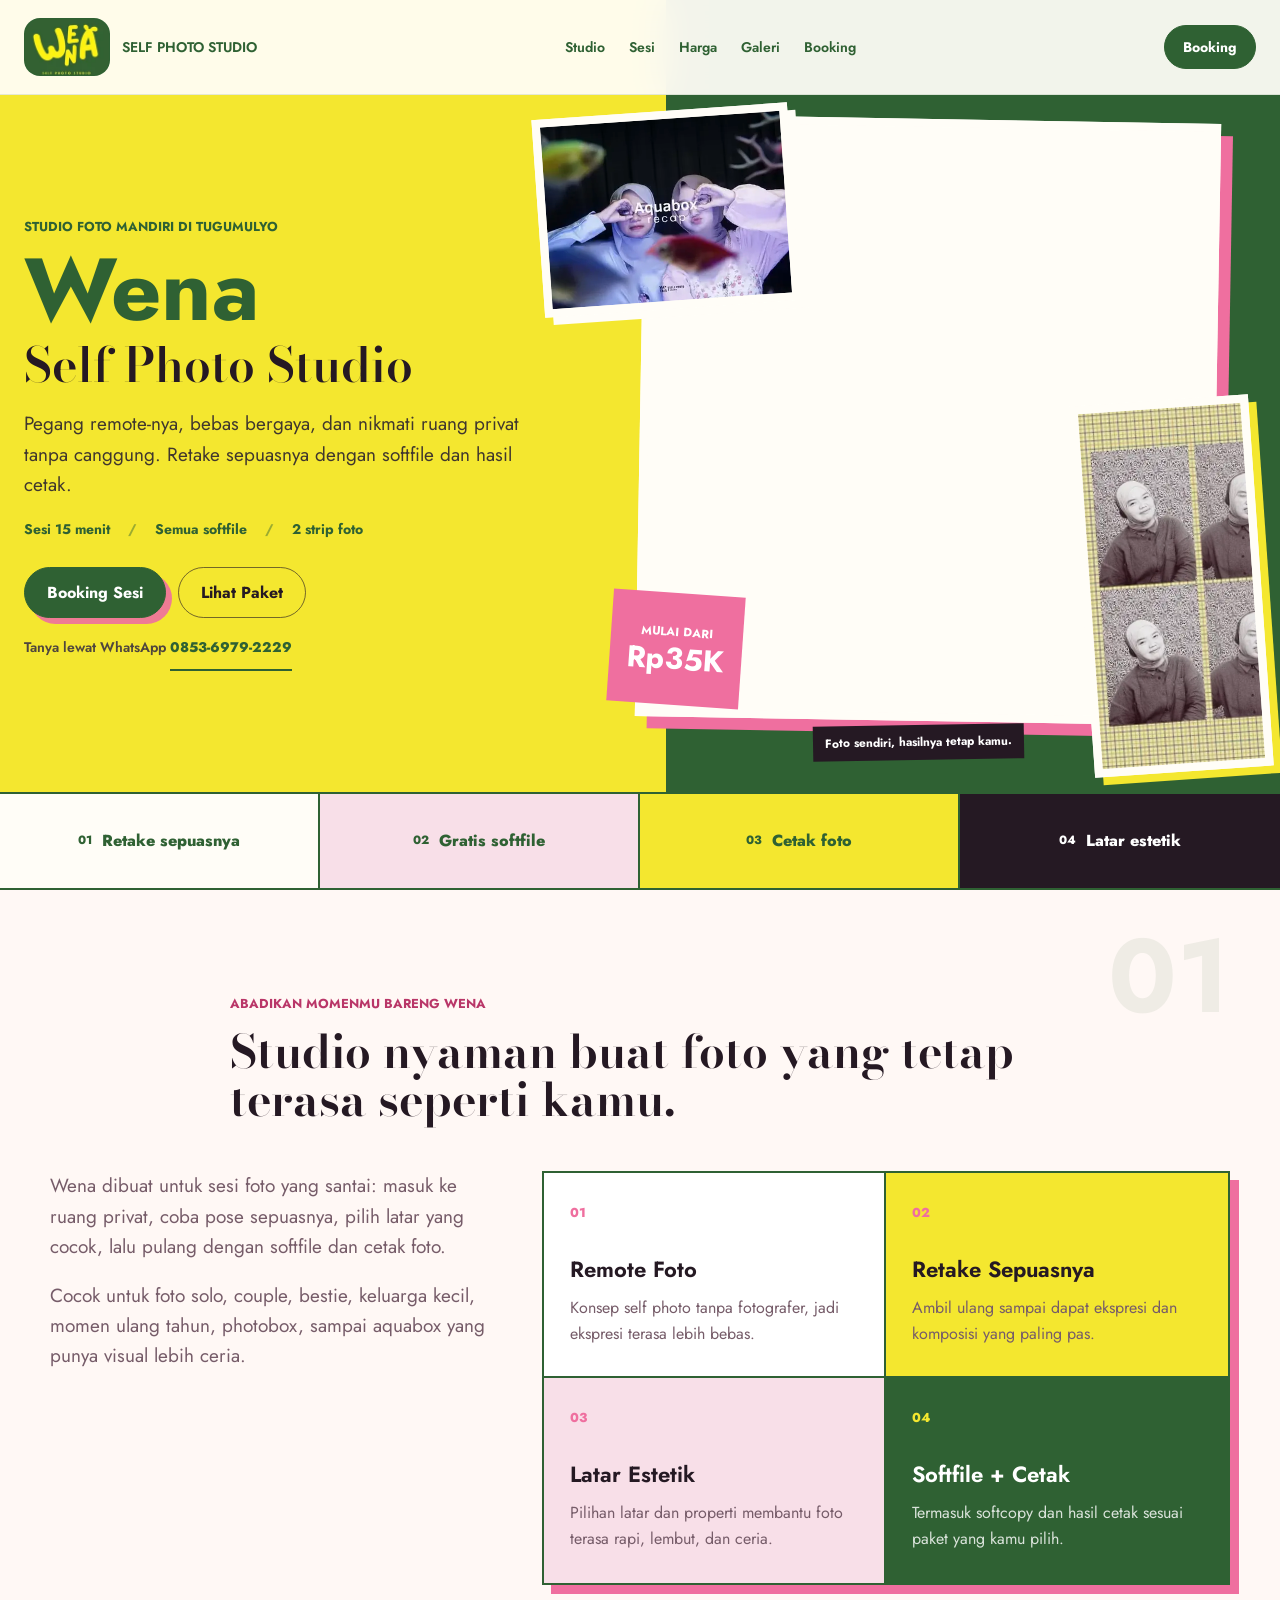
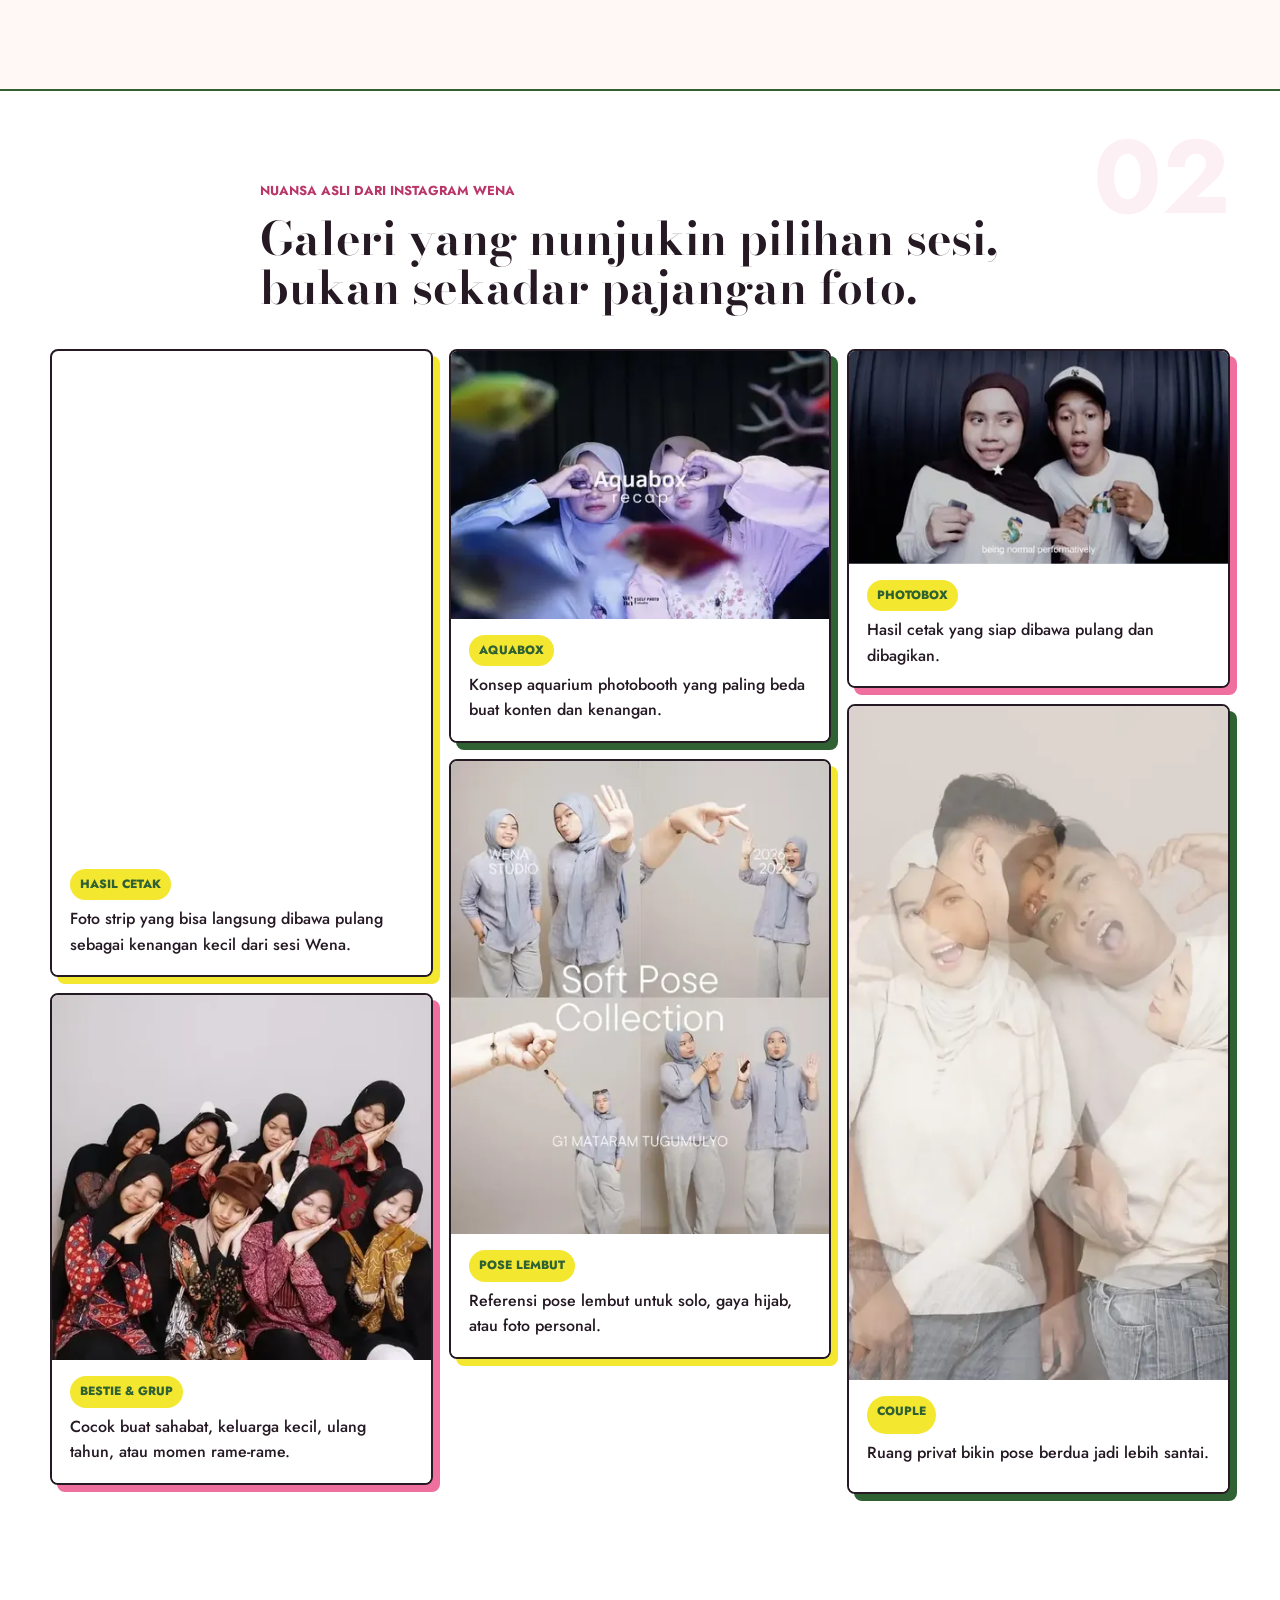
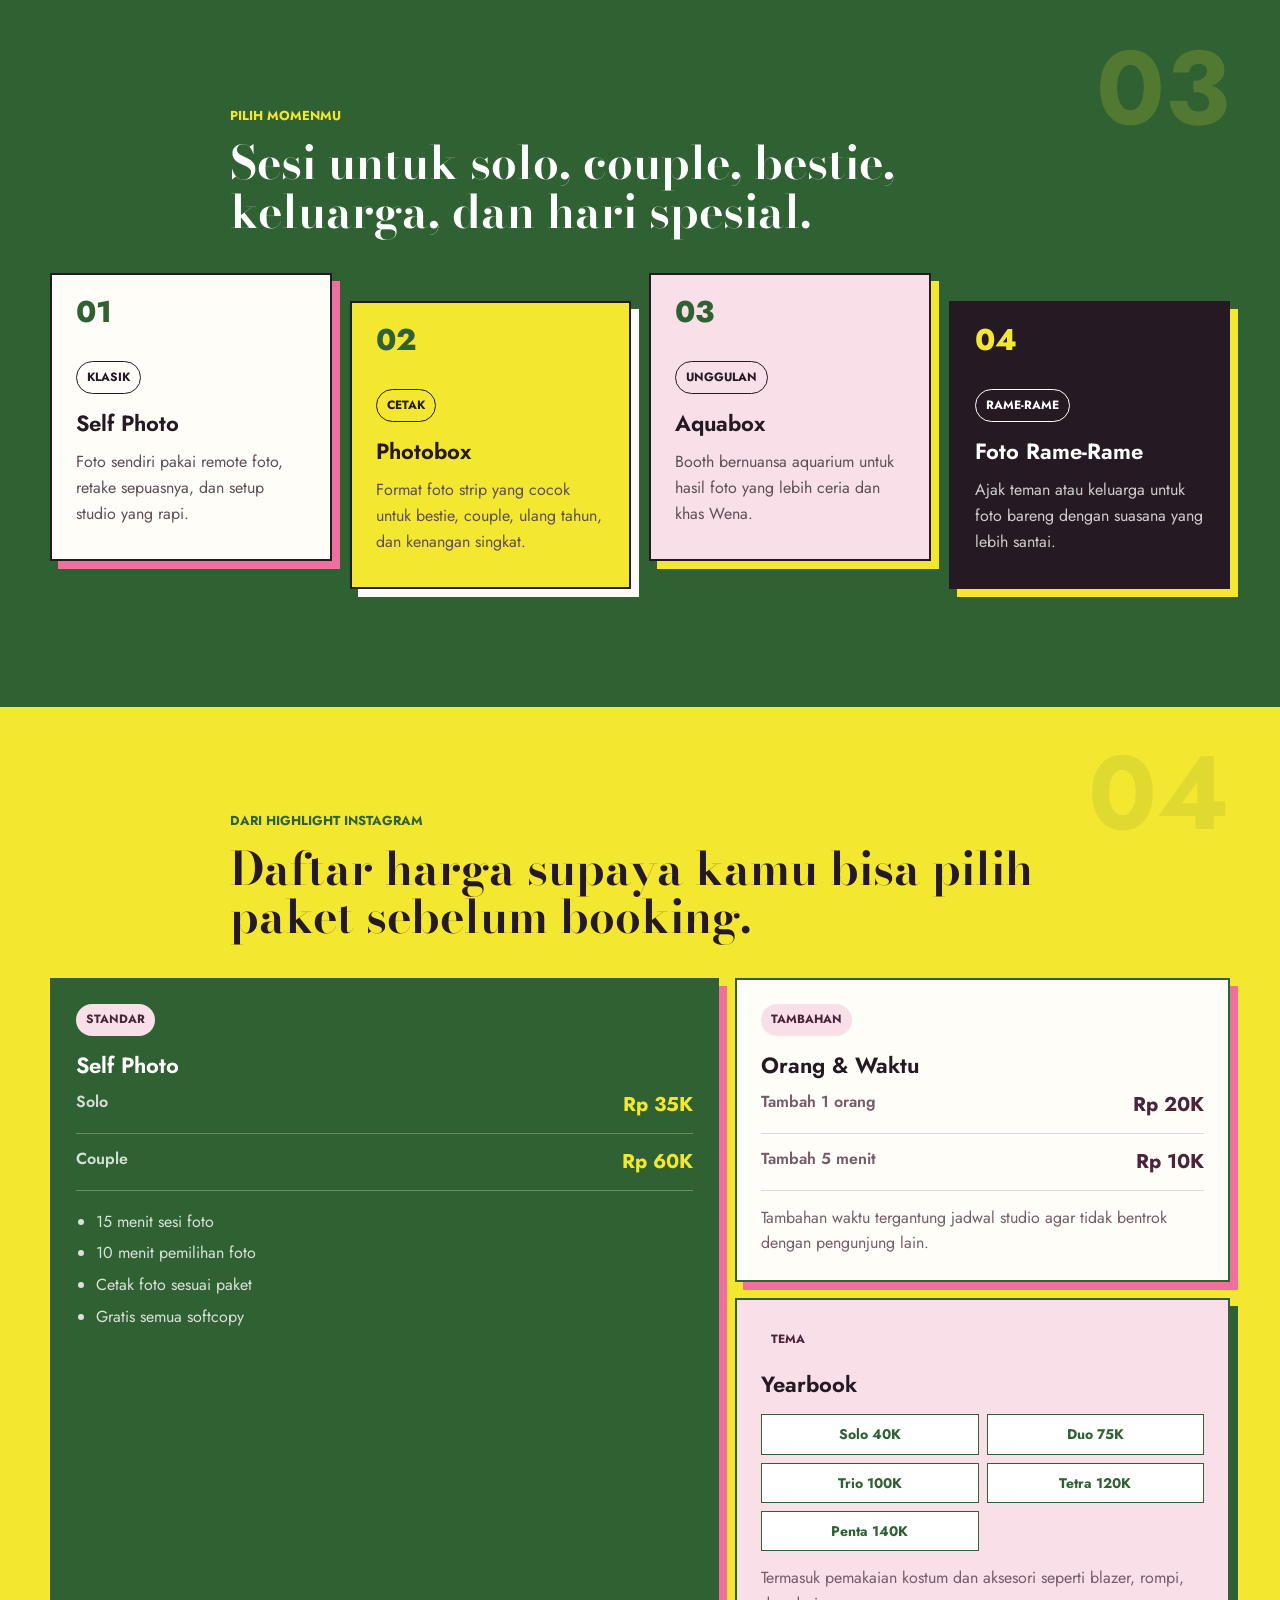
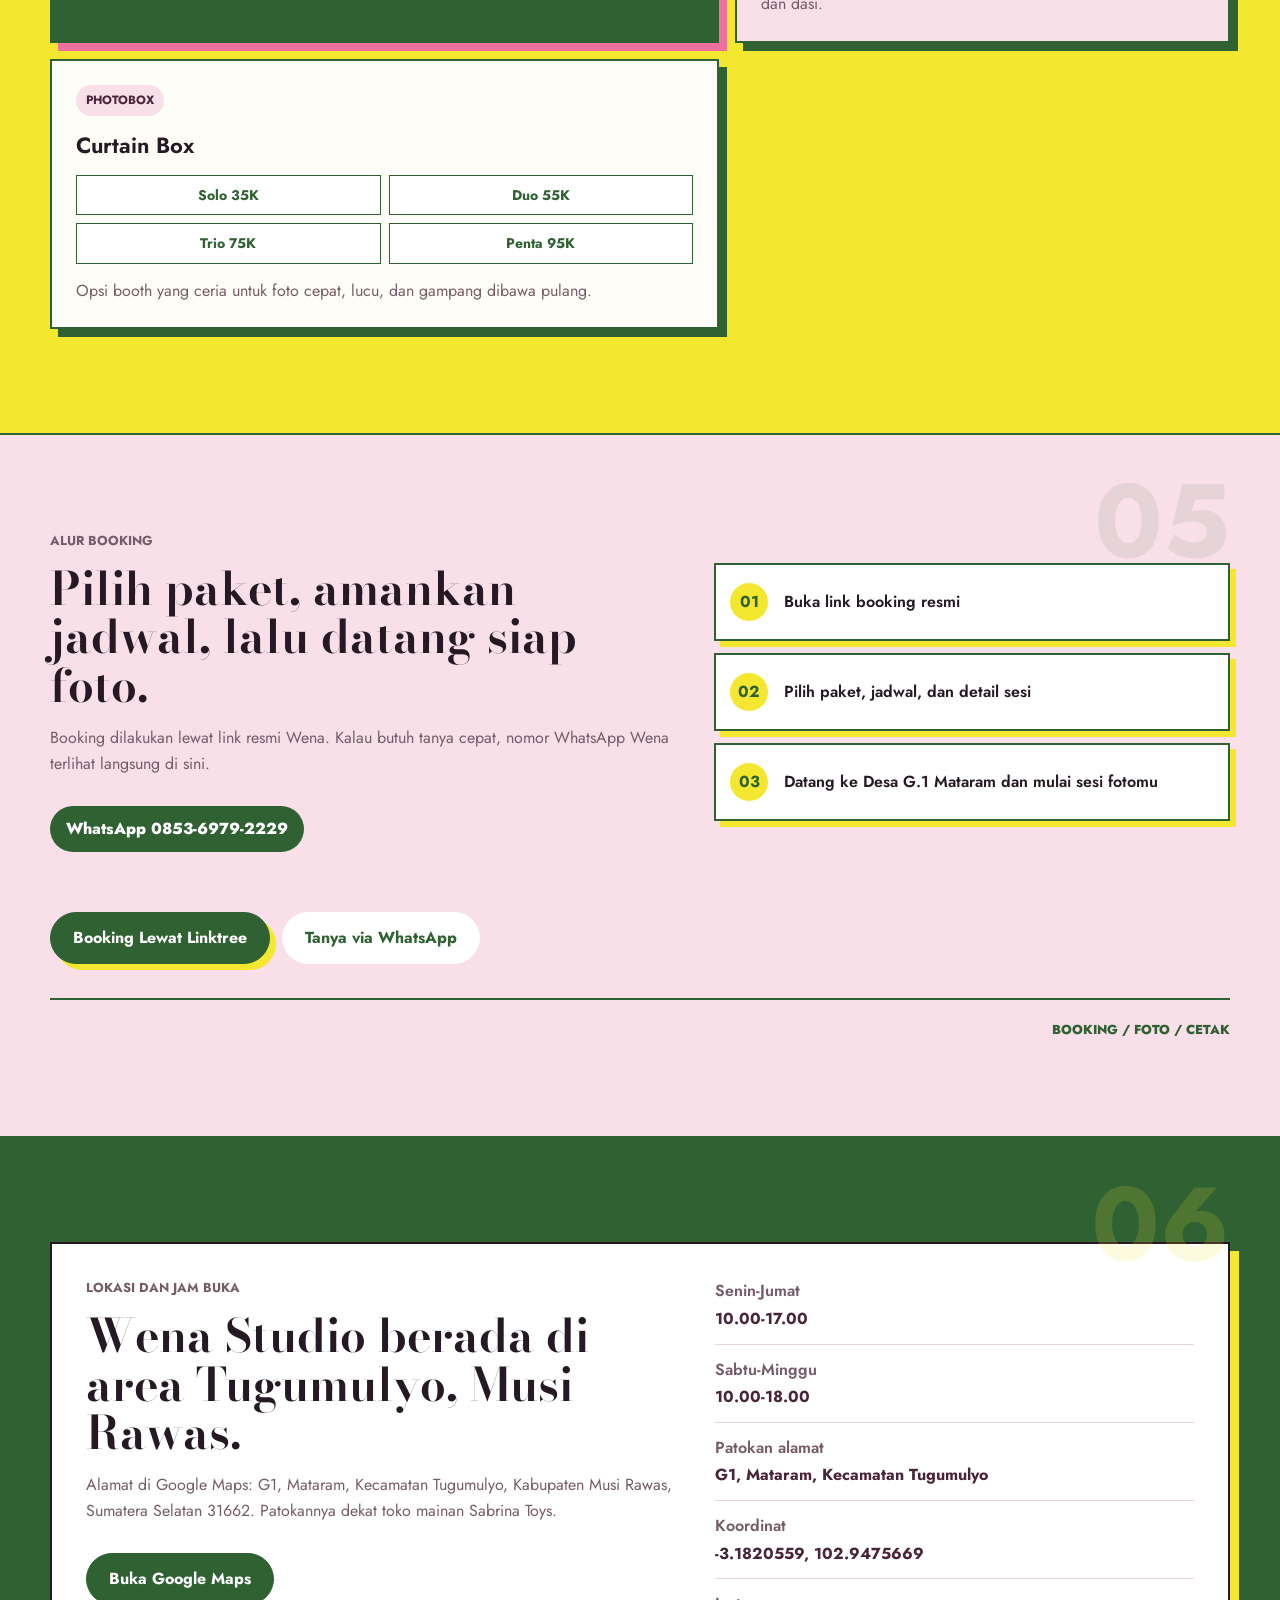
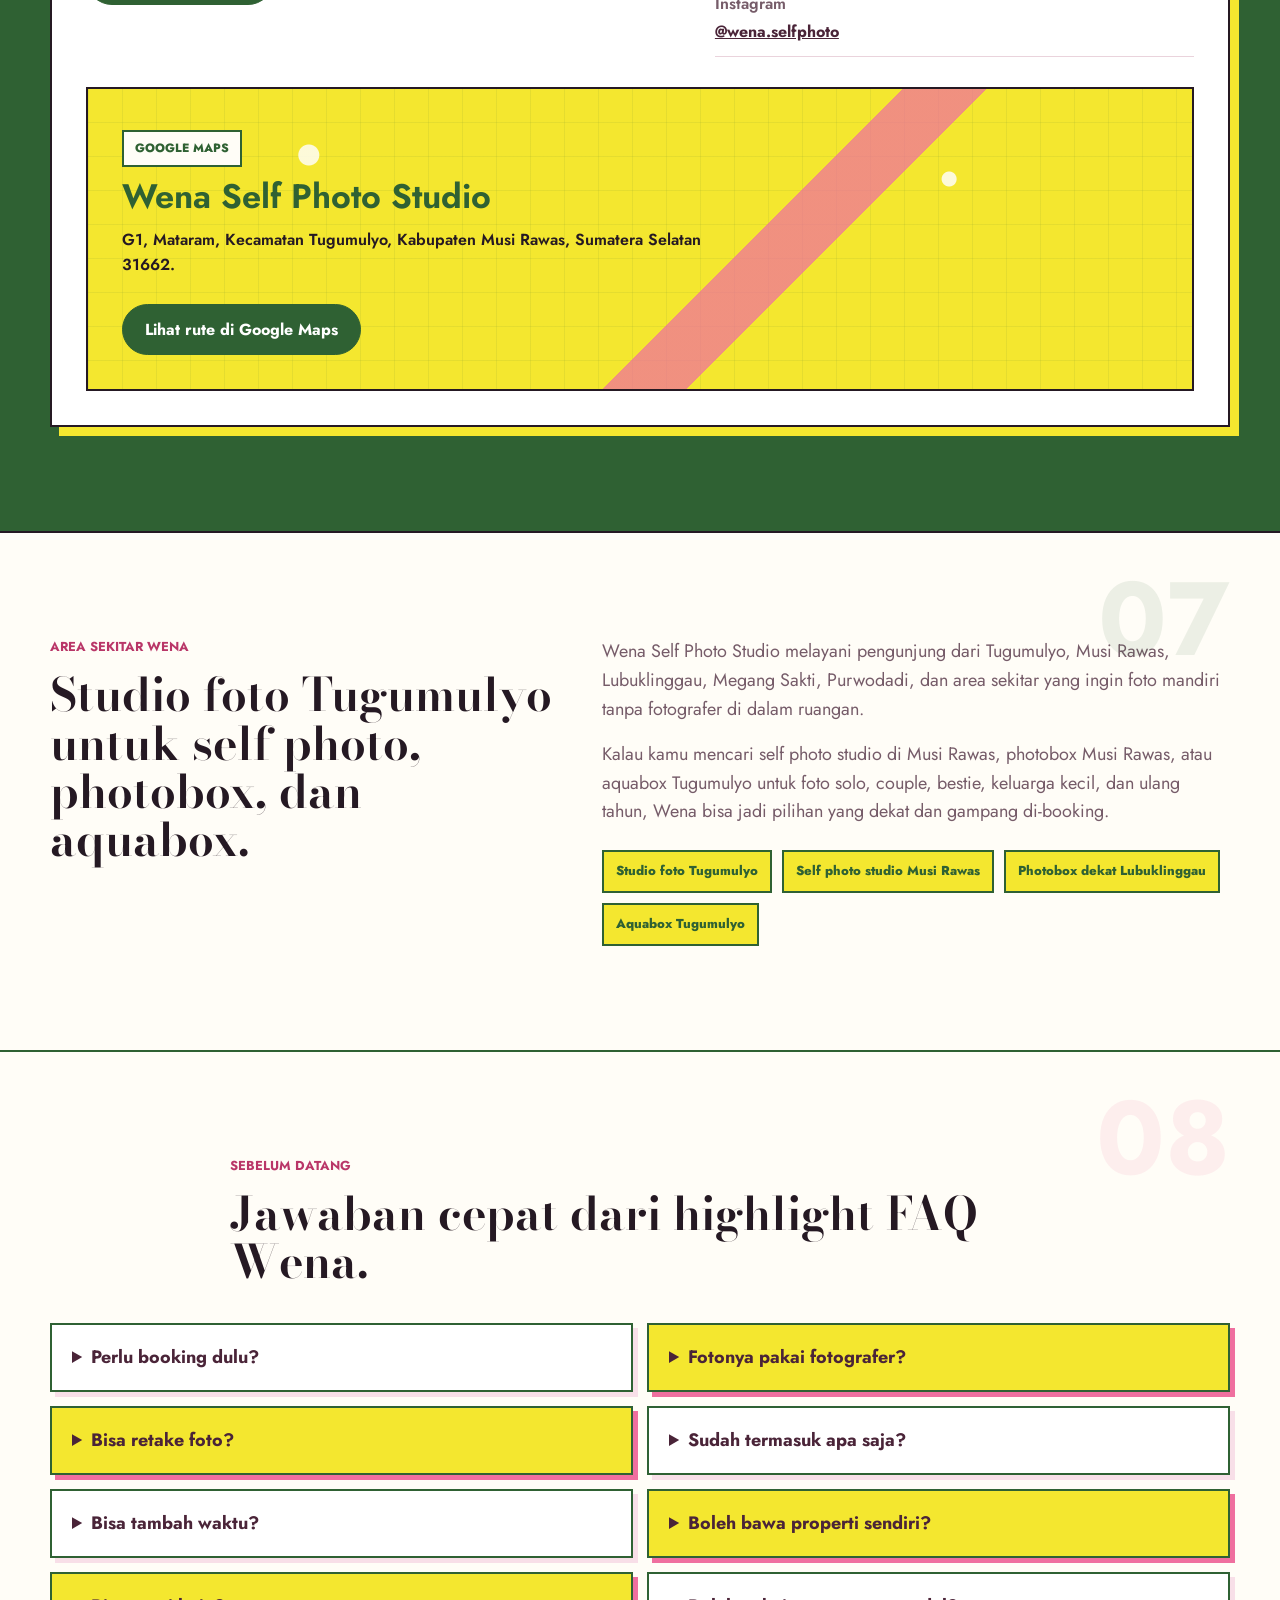
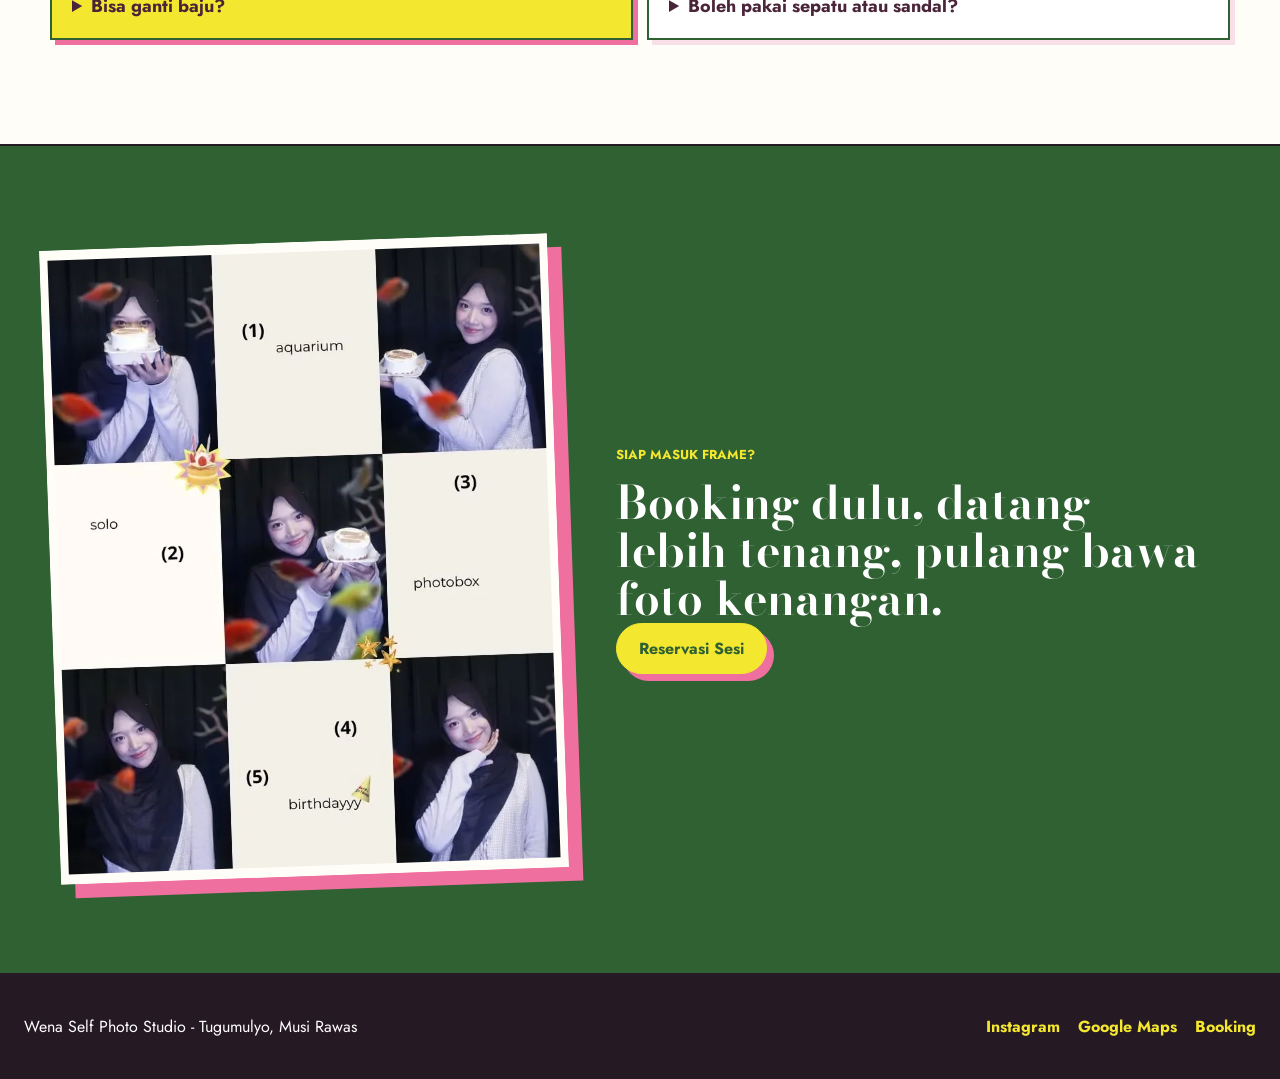
<file: index.html>
<!doctype html>
<html lang="id">
  <head>
    <meta charset="utf-8">
    <meta name="viewport" content="width=device-width, initial-scale=1">
    <title>Wena Self Photo Studio Tugumulyo | Photobox & Aquabox</title>
    <meta
      name="description"
      content="Wena Self Photo Studio di Tugumulyo, Musi Rawas. Foto sendiri pakai remote foto, retake sepuasnya, latar estetik, softcopy gratis, dan cetak foto."
    >
    <meta name="robots" content="index, follow">
    <meta
      name="keywords"
      content="Wena Self Photo Studio, studio foto Tugumulyo, self photo studio Musi Rawas, photobox Musi Rawas, aquabox Tugumulyo"
    >
    <meta name="geo.region" content="ID-SS">
    <meta name="geo.placename" content="Tugumulyo, Musi Rawas, Sumatera Selatan">
    <meta name="geo.position" content="-3.1820559;102.9475669">
    <meta name="ICBM" content="-3.1820559, 102.9475669">
    <meta name="theme-color" content="#f4e72f">
    <link rel="canonical" href="https://wena.my.id/">
    <meta property="og:type" content="website">
    <meta property="og:url" content="https://wena.my.id/">
    <meta property="og:site_name" content="Wena Self Photo Studio">
    <meta property="og:title" content="Wena Self Photo Studio Tugumulyo | Photobox & Aquabox">
    <meta
      property="og:description"
      content="Studio self photo di Tugumulyo untuk solo, couple, bestie, ulang tahun, photobox, dan aquabox. Booking Wena lewat link resmi."
    >
    <meta property="og:image" content="https://wena.my.id/assets/images/wena-friends-group-clean.webp">
    <meta property="og:locale" content="id_ID">
    <meta name="twitter:card" content="summary_large_image">
    <meta name="twitter:title" content="Wena Self Photo Studio Tugumulyo | Photobox & Aquabox">
    <meta
      name="twitter:description"
      content="Studio self photo, photobox, dan aquabox di Tugumulyo, Musi Rawas. Booking Wena lewat link resmi."
    >
    <meta name="twitter:image" content="https://wena.my.id/assets/images/wena-friends-group-clean.webp">
    <link rel="icon" href="assets/images/wena-logo.webp" type="image/webp">
    <link rel="preload" as="image" href="assets/images/wena-friends-group-clean.webp" fetchpriority="high">
    <link rel="preconnect" href="https://fonts.googleapis.com">
    <link rel="preconnect" href="https://fonts.gstatic.com" crossorigin>
    <link
      href="https://fonts.googleapis.com/css2?family=Bodoni+Moda:wght@500;600;700&family=Jost:wght@300;400;500;600;700&display=swap"
      rel="preload"
      as="style"
      onload="this.onload=null;this.rel='stylesheet'"
    >
    <noscript>
      <link
        href="https://fonts.googleapis.com/css2?family=Bodoni+Moda:wght@500;600;700&family=Jost:wght@300;400;500;600;700&display=swap"
        rel="stylesheet"
      >
    </noscript>
    <link rel="stylesheet" href="styles.css">
    <script type="application/ld+json">
      {
        "@context": "https://schema.org",
        "@graph": [
          {
            "@type": "LocalBusiness",
            "@id": "https://wena.my.id/#localbusiness",
            "name": "Wena Self Photo Studio",
            "url": "https://wena.my.id/",
            "logo": "https://wena.my.id/assets/images/wena-logo.webp",
            "description": "Studio self photo di Tugumulyo, Musi Rawas dengan ruang privat, retake sepuasnya, latar estetik, photobox, dan aquabox.",
            "image": [
              "https://wena.my.id/assets/images/wena-friends-group-clean.webp",
              "https://wena.my.id/assets/images/wena-aquabox-photobooth.webp",
              "https://wena.my.id/assets/images/wena-self-photo-strip.webp"
            ],
            "telephone": "+6285369792229",
            "priceRange": "Rp 35K-140K",
            "areaServed": [
              "Tugumulyo",
              "Musi Rawas",
              "Lubuk Linggau"
            ],
            "address": {
              "@type": "PostalAddress",
              "streetAddress": "G1, Mataram, Kecamatan Tugumulyo",
              "addressLocality": "Kabupaten Musi Rawas",
              "addressRegion": "Sumatera Selatan",
              "postalCode": "31662",
              "addressCountry": "ID"
            },
            "geo": {
              "@type": "GeoCoordinates",
              "latitude": -3.1820559,
              "longitude": 102.9475669
            },
            "hasMap": "https://www.google.com/maps/place/Wena+Self+Photo+Studio/@-3.1822273,102.9453031,17z/data=!4m6!3m5!1s0x8f5e73d27426d523:0xd4e4910b44405ffa!8m2!3d-3.1820559!4d102.9475669!16s%2Fg%2F11svp9_5lz",
            "openingHoursSpecification": [
              {
                "@type": "OpeningHoursSpecification",
                "dayOfWeek": [
                  "Monday",
                  "Tuesday",
                  "Wednesday",
                  "Thursday",
                  "Friday"
                ],
                "opens": "10:00",
                "closes": "17:00"
              },
              {
                "@type": "OpeningHoursSpecification",
                "dayOfWeek": [
                  "Saturday",
                  "Sunday"
                ],
                "opens": "10:00",
                "closes": "18:00"
              }
            ],
            "contactPoint": {
              "@type": "ContactPoint",
              "telephone": "+6285369792229",
              "contactType": "booking",
              "availableLanguage": [
                "Indonesian"
              ]
            },
            "makesOffer": [
              {
                "@type": "Offer",
                "itemOffered": {
                  "@type": "Service",
                  "name": "Self Photo Studio",
                  "areaServed": "Tugumulyo, Musi Rawas"
                }
              },
              {
                "@type": "Offer",
                "itemOffered": {
                  "@type": "Service",
                  "name": "Photobox",
                  "areaServed": "Tugumulyo, Musi Rawas"
                }
              },
              {
                "@type": "Offer",
                "itemOffered": {
                  "@type": "Service",
                  "name": "Aquabox",
                  "areaServed": "Tugumulyo, Musi Rawas"
                }
              }
            ],
            "potentialAction": {
              "@type": "ReserveAction",
              "target": "https://linktr.ee/wenastudiofoto"
            },
            "sameAs": [
              "https://www.instagram.com/wena.selfphoto/",
              "https://linktr.ee/wenastudiofoto",
              "https://www.google.com/maps/place/Wena+Self+Photo+Studio/@-3.1822273,102.9453031,17z/data=!4m6!3m5!1s0x8f5e73d27426d523:0xd4e4910b44405ffa!8m2!3d-3.1820559!4d102.9475669!16s%2Fg%2F11svp9_5lz"
            ]
          },
          {
            "@type": "WebSite",
            "@id": "https://wena.my.id/#website",
            "url": "https://wena.my.id/",
            "name": "Wena Self Photo Studio",
            "inLanguage": "id-ID",
            "publisher": {
              "@id": "https://wena.my.id/#localbusiness"
            }
          },
          {
            "@type": "WebPage",
            "@id": "https://wena.my.id/#webpage",
            "url": "https://wena.my.id/",
            "name": "Wena Self Photo Studio Tugumulyo | Photobox & Aquabox",
            "description": "Wena Self Photo Studio di Tugumulyo, Musi Rawas. Foto sendiri pakai remote foto, retake sepuasnya, latar estetik, softcopy gratis, dan cetak foto.",
            "isPartOf": {
              "@id": "https://wena.my.id/#website"
            },
            "about": {
              "@id": "https://wena.my.id/#localbusiness"
            },
            "primaryImageOfPage": {
              "@type": "ImageObject",
              "url": "https://wena.my.id/assets/images/wena-friends-group-clean.webp"
            },
            "inLanguage": "id-ID"
          }
        ]
      }
    </script>
  </head>
  <body>
    <a class="skip-link" href="#main">Lewati ke konten utama</a>

    <header class="site-header" data-header>
      <a class="brand-mark" href="#top" aria-label="Beranda Wena Self Photo Studio">
        <span class="brand-mark__logo">
          <img src="assets/images/wena-logo-header.webp" alt="Logo Wena Self Photo Studio" width="172" height="128" decoding="async">
        </span>
        <span class="brand-mark__text">Self Photo Studio</span>
      </a>
      <nav class="site-nav" aria-label="Navigasi utama">
        <a href="#studio">Studio</a>
        <a href="#sessions">Sesi</a>
        <a href="#pricelist">Harga</a>
        <a href="#gallery">Galeri</a>
        <a href="#booking">Booking</a>
      </nav>
      <div class="header-actions">
        <a class="header-cta" href="https://linktr.ee/wenastudiofoto" target="_blank" rel="noopener">Booking</a>
      </div>
    </header>

    <main id="main">
      <section class="hero" id="top" aria-labelledby="hero-title">
        <div class="hero__media" aria-hidden="true">
          <figure class="hero-photo hero-photo--main">
            <img
              src="assets/images/wena-friends-group-clean.webp"
              srcset="assets/images/wena-friends-group-clean-420.webp 420w, assets/images/wena-friends-group-clean.webp 720w"
              sizes="(max-width: 620px) calc(100vw - 36px), 45vw"
              alt="Foto grup teman di Wena Self Photo Studio Tugumulyo"
              width="720"
              height="695"
              fetchpriority="high"
              decoding="async"
            >
          </figure>
          <figure class="hero-photo hero-photo--aquabox">
            <img
              src="assets/images/wena-aquabox-photobooth.webp"
              srcset="assets/images/wena-aquabox-photobooth-420.webp 420w, assets/images/wena-aquabox-photobooth.webp 720w"
              sizes="20vw"
              alt="Aquabox photobooth Wena di Tugumulyo"
              width="720"
              height="509"
              decoding="async"
            >
          </figure>
          <figure class="hero-photo hero-photo--strip">
            <img
              src="assets/images/wena-self-photo-strip.webp"
              srcset="assets/images/wena-self-photo-strip-320.webp 320w, assets/images/wena-self-photo-strip-540.webp 540w, assets/images/wena-self-photo-strip.webp 720w"
              sizes="(max-width: 620px) 82px, 14vw"
              alt="Hasil cetak foto strip Wena Self Photo Studio"
              width="720"
              height="955"
              decoding="async"
            >
          </figure>
          <p class="hero__price"><span>Mulai dari</span><strong>Rp35K</strong></p>
          <p class="hero__photo-note">Foto sendiri, hasilnya tetap kamu.</p>
        </div>
        <div class="hero__content">
          <p class="eyebrow">Studio foto mandiri di Tugumulyo</p>
          <h1 id="hero-title">
            <span class="hero__brand">Wena</span>
            <span class="hero__descriptor">Self Photo Studio</span>
          </h1>
          <p class="hero__lead">
            Pegang remote-nya, bebas bergaya, dan nikmati ruang privat tanpa canggung.
            Retake sepuasnya dengan softfile dan hasil cetak.
          </p>
          <ul class="hero__highlights" aria-label="Yang termasuk dalam sesi">
            <li>Sesi 15 menit</li>
            <li>Semua softfile</li>
            <li>2 strip foto</li>
          </ul>
          <div class="hero__actions" aria-label="Aksi utama">
            <a class="button button--primary" href="https://linktr.ee/wenastudiofoto" target="_blank" rel="noopener">Booking Sesi</a>
            <a class="button button--ghost" href="#pricelist">Lihat Paket</a>
          </div>
          <p class="hero__phone">Tanya lewat WhatsApp <a href="https://wa.me/6285369792229" target="_blank" rel="noopener">0853-6979-2229</a></p>
        </div>
      </section>

      <section class="intro-band" aria-label="Keunggulan singkat">
        <p>Retake sepuasnya</p>
        <p>Gratis softfile</p>
        <p>Cetak foto</p>
        <p>Latar estetik</p>
      </section>

      <section class="section studio-section" id="studio" aria-labelledby="studio-title">
        <div class="section__heading">
          <p class="eyebrow">Abadikan momenmu bareng Wena</p>
          <h2 id="studio-title">Studio nyaman buat foto yang tetap terasa seperti kamu.</h2>
        </div>
        <div class="studio-layout">
          <div class="studio-copy">
            <p>
              Wena dibuat untuk sesi foto yang santai: masuk ke ruang privat, coba pose
              sepuasnya, pilih latar yang cocok, lalu pulang dengan softfile dan cetak foto.
            </p>
            <p>
              Cocok untuk foto solo, couple, bestie, keluarga kecil, momen ulang tahun,
              photobox, sampai aquabox yang punya visual lebih ceria.
            </p>
          </div>
          <div class="feature-grid" aria-label="Keunggulan studio">
            <article class="feature-card">
              <h3>Remote Foto</h3>
              <p>Konsep self photo tanpa fotografer, jadi ekspresi terasa lebih bebas.</p>
            </article>
            <article class="feature-card">
              <h3>Retake Sepuasnya</h3>
              <p>Ambil ulang sampai dapat ekspresi dan komposisi yang paling pas.</p>
            </article>
            <article class="feature-card">
              <h3>Latar Estetik</h3>
              <p>Pilihan latar dan properti membantu foto terasa rapi, lembut, dan ceria.</p>
            </article>
            <article class="feature-card">
              <h3>Softfile + Cetak</h3>
              <p>Termasuk softcopy dan hasil cetak sesuai paket yang kamu pilih.</p>
            </article>
          </div>
        </div>
      </section>

      <section class="section visual-story" id="gallery" aria-labelledby="gallery-title">
        <div class="section__heading">
          <p class="eyebrow">Nuansa asli dari Instagram Wena</p>
          <h2 id="gallery-title">Galeri yang nunjukin pilihan sesi, bukan sekadar pajangan foto.</h2>
        </div>
        <div class="gallery-showcase">
          <figure class="gallery-feature">
            <img
              src="assets/images/wena-self-photo-strip.webp"
              srcset="assets/images/wena-self-photo-strip-320.webp 320w, assets/images/wena-self-photo-strip-540.webp 540w, assets/images/wena-self-photo-strip.webp 720w"
              sizes="(max-width: 620px) calc(100vw - 36px), (max-width: 900px) calc((100vw - 64px) / 2), 372px"
              alt="Hasil cetak self photo strip dari Wena Studio"
              width="720"
              height="955"
              loading="lazy"
              decoding="async"
            >
            <figcaption>
              <span>Hasil Cetak</span>
              Foto strip yang bisa langsung dibawa pulang sebagai kenangan kecil dari sesi Wena.
            </figcaption>
          </figure>
          <figure class="gallery-story gallery-story--tall">
            <img
              src="assets/images/wena-friends-group-clean.webp"
              srcset="assets/images/wena-friends-group-clean-420.webp 420w, assets/images/wena-friends-group-clean.webp 720w"
              sizes="(max-width: 620px) calc(100vw - 36px), (max-width: 900px) calc((100vw - 64px) / 2), 372px"
              alt="Foto grup teman di Wena Self Photo Studio"
              width="720"
              height="695"
              loading="lazy"
              decoding="async"
            >
            <figcaption>
              <span>Bestie & Grup</span>
              Cocok buat sahabat, keluarga kecil, ulang tahun, atau momen rame-rame.
            </figcaption>
          </figure>
          <figure class="gallery-story">
            <img
              src="assets/images/wena-aquabox-photobooth.webp"
              srcset="assets/images/wena-aquabox-photobooth-420.webp 420w, assets/images/wena-aquabox-photobooth.webp 720w"
              sizes="(max-width: 620px) calc(100vw - 36px), (max-width: 900px) calc((100vw - 64px) / 2), 372px"
              alt="Sesi aquabox di Wena Self Photo Studio"
              width="720"
              height="509"
              loading="lazy"
              decoding="async"
            >
            <figcaption>
              <span>Aquabox</span>
              Konsep aquarium photobooth yang paling beda buat konten dan kenangan.
            </figcaption>
          </figure>
          <figure class="gallery-story">
            <img
              src="assets/images/wena-soft-pose-collection.webp"
              srcset="assets/images/wena-soft-pose-collection-420.webp 420w, assets/images/wena-soft-pose-collection.webp 720w"
              sizes="(max-width: 620px) calc(100vw - 36px), (max-width: 900px) calc((100vw - 64px) / 2), 372px"
              alt="Koleksi pose lembut di Wena Studio"
              width="720"
              height="900"
              loading="lazy"
              decoding="async"
            >
            <figcaption>
              <span>Pose Lembut</span>
              Referensi pose lembut untuk solo, gaya hijab, atau foto personal.
            </figcaption>
          </figure>
          <figure class="gallery-story gallery-story--photobox">
            <img
              src="assets/images/wena-photobox-print.webp"
              srcset="assets/images/wena-photobox-print-420.webp 420w, assets/images/wena-photobox-print.webp 720w"
              sizes="(max-width: 620px) calc(100vw - 36px), (max-width: 900px) calc((100vw - 64px) / 2), 372px"
              alt="Hasil cetak photobox dari Wena Studio"
              width="720"
              height="810"
              loading="lazy"
              decoding="async"
            >
            <figcaption>
              <span>Photobox</span>
              Hasil cetak yang siap dibawa pulang dan dibagikan.
            </figcaption>
          </figure>
          <figure class="gallery-story">
            <img
              src="assets/images/wena-couple-self-photo.webp"
              srcset="assets/images/wena-couple-self-photo-420.webp 420w, assets/images/wena-couple-self-photo.webp 720w"
              sizes="(max-width: 620px) calc(100vw - 36px), (max-width: 900px) calc((100vw - 64px) / 2), 372px"
              alt="Sesi foto couple di Wena Studio"
              width="720"
              height="1280"
              loading="lazy"
              decoding="async"
            >
            <figcaption>
              <span>Couple</span>
              Ruang privat bikin pose berdua jadi lebih santai.
            </figcaption>
          </figure>
        </div>
      </section>

      <section class="section sessions-section" id="sessions" aria-labelledby="sessions-title">
        <div class="section__heading">
          <p class="eyebrow">Pilih momenmu</p>
          <h2 id="sessions-title">Sesi untuk solo, couple, bestie, keluarga, dan hari spesial.</h2>
        </div>
        <div class="session-grid">
          <article class="session-card">
            <span class="session-card__tag">Klasik</span>
            <h3>Self Photo</h3>
            <p>Foto sendiri pakai remote foto, retake sepuasnya, dan setup studio yang rapi.</p>
          </article>
          <article class="session-card">
            <span class="session-card__tag">Cetak</span>
            <h3>Photobox</h3>
            <p>Format foto strip yang cocok untuk bestie, couple, ulang tahun, dan kenangan singkat.</p>
          </article>
          <article class="session-card session-card--accent">
            <span class="session-card__tag">Unggulan</span>
            <h3>Aquabox</h3>
            <p>Booth bernuansa aquarium untuk hasil foto yang lebih ceria dan khas Wena.</p>
          </article>
          <article class="session-card">
            <span class="session-card__tag">Rame-rame</span>
            <h3>Foto Rame-Rame</h3>
            <p>Ajak teman atau keluarga untuk foto bareng dengan suasana yang lebih santai.</p>
          </article>
        </div>
      </section>

      <section class="section price-section" id="pricelist" aria-labelledby="price-title">
        <div class="section__heading">
          <p class="eyebrow">Dari highlight Instagram</p>
          <h2 id="price-title">Daftar harga supaya kamu bisa pilih paket sebelum booking.</h2>
        </div>
        <div class="price-layout">
          <article class="price-card price-card--main">
            <span class="session-card__tag">Standar</span>
            <h3>Self Photo</h3>
            <div class="price-row">
              <span>Solo</span>
              <strong>Rp 35K</strong>
            </div>
            <div class="price-row">
              <span>Couple</span>
              <strong>Rp 60K</strong>
            </div>
            <ul>
              <li>15 menit sesi foto</li>
              <li>10 menit pemilihan foto</li>
              <li>Cetak foto sesuai paket</li>
              <li>Gratis semua softcopy</li>
            </ul>
          </article>
          <article class="price-card">
            <span class="session-card__tag">Tambahan</span>
            <h3>Orang & Waktu</h3>
            <div class="price-row">
              <span>Tambah 1 orang</span>
              <strong>Rp 20K</strong>
            </div>
            <div class="price-row">
              <span>Tambah 5 menit</span>
              <strong>Rp 10K</strong>
            </div>
            <p>Tambahan waktu tergantung jadwal studio agar tidak bentrok dengan pengunjung lain.</p>
          </article>
          <article class="price-card">
            <span class="session-card__tag">Tema</span>
            <h3>Yearbook</h3>
            <div class="mini-price-grid">
              <span>Solo 40K</span>
              <span>Duo 75K</span>
              <span>Trio 100K</span>
              <span>Tetra 120K</span>
              <span>Penta 140K</span>
            </div>
            <p>Termasuk pemakaian kostum dan aksesori seperti blazer, rompi, dan dasi.</p>
          </article>
          <article class="price-card">
            <span class="session-card__tag">Photobox</span>
            <h3>Curtain Box</h3>
            <div class="mini-price-grid">
              <span>Solo 35K</span>
              <span>Duo 55K</span>
              <span>Trio 75K</span>
              <span>Penta 95K</span>
            </div>
            <p>Opsi booth yang ceria untuk foto cepat, lucu, dan gampang dibawa pulang.</p>
          </article>
        </div>
      </section>

      <section class="section booking-section" id="booking" aria-labelledby="booking-title">
        <div class="booking-panel">
          <div>
            <p class="eyebrow">Alur booking</p>
            <h2 id="booking-title">Pilih paket, amankan jadwal, lalu datang siap foto.</h2>
            <p>
              Booking dilakukan lewat link resmi Wena. Kalau butuh tanya cepat, nomor WhatsApp
              Wena terlihat langsung di sini.
            </p>
            <a class="visible-phone" href="https://wa.me/6285369792229" target="_blank" rel="noopener">WhatsApp 0853-6979-2229</a>
          </div>
          <div class="booking-steps" aria-label="Langkah booking">
            <div>
              <span>01</span>
              <p>Buka link booking resmi</p>
            </div>
            <div>
              <span>02</span>
              <p>Pilih paket, jadwal, dan detail sesi</p>
            </div>
            <div>
              <span>03</span>
              <p>Datang ke Desa G.1 Mataram dan mulai sesi fotomu</p>
            </div>
          </div>
          <div class="booking-actions">
            <a class="button button--primary" href="https://linktr.ee/wenastudiofoto" target="_blank" rel="noopener">Booking Lewat Linktree</a>
            <a class="button button--ghost" href="https://wa.me/6285369792229" target="_blank" rel="noopener">Tanya via WhatsApp</a>
          </div>
        </div>
      </section>

      <section class="section location-section" id="location" aria-labelledby="location-title">
        <div class="location-card">
          <div class="location-copy">
            <p class="eyebrow">Lokasi dan jam buka</p>
            <h2 id="location-title">Wena Studio berada di area Tugumulyo, Musi Rawas.</h2>
            <p>
              Alamat di Google Maps: G1, Mataram, Kecamatan Tugumulyo, Kabupaten Musi Rawas,
              Sumatera Selatan 31662. Patokannya dekat toko mainan Sabrina Toys.
            </p>
            <a
              class="button location-map-link"
              href="https://www.google.com/maps/place/Wena+Self+Photo+Studio/@-3.1822273,102.9453031,17z/data=!4m6!3m5!1s0x8f5e73d27426d523:0xd4e4910b44405ffa!8m2!3d-3.1820559!4d102.9475669!16s%2Fg%2F11svp9_5lz"
              target="_blank"
              rel="noopener"
            >Buka Google Maps</a>
          </div>
          <dl class="hours-list">
            <div>
              <dt>Senin-Jumat</dt>
              <dd>10.00-17.00</dd>
            </div>
            <div>
              <dt>Sabtu-Minggu</dt>
              <dd>10.00-18.00</dd>
            </div>
            <div>
              <dt>Patokan alamat</dt>
              <dd>G1, Mataram, Kecamatan Tugumulyo</dd>
            </div>
            <div>
              <dt>Koordinat</dt>
              <dd>-3.1820559, 102.9475669</dd>
            </div>
            <div>
              <dt>Instagram</dt>
              <dd><a href="https://www.instagram.com/wena.selfphoto/" target="_blank" rel="noopener">@wena.selfphoto</a></dd>
            </div>
          </dl>
          <div class="location-map" aria-label="Ringkasan lokasi Wena Self Photo Studio">
            <div class="map-poster">
              <span>Google Maps</span>
              <h3>Wena Self Photo Studio</h3>
              <p>G1, Mataram, Kecamatan Tugumulyo, Kabupaten Musi Rawas, Sumatera Selatan 31662.</p>
              <a
                class="button location-map-link"
                href="https://www.google.com/maps/place/Wena+Self+Photo+Studio/@-3.1822273,102.9453031,17z/data=!4m6!3m5!1s0x8f5e73d27426d523:0xd4e4910b44405ffa!8m2!3d-3.1820559!4d102.9475669!16s%2Fg%2F11svp9_5lz"
                target="_blank"
                rel="noopener"
              >Lihat rute di Google Maps</a>
            </div>
          </div>
        </div>
      </section>

      <section class="section area-section" id="area" aria-labelledby="area-title">
        <div class="area-grid">
          <div>
            <p class="eyebrow">Area sekitar Wena</p>
            <h2 id="area-title">Studio foto Tugumulyo untuk self photo, photobox, dan aquabox.</h2>
          </div>
          <div class="area-copy">
            <p>
              Wena Self Photo Studio melayani pengunjung dari Tugumulyo, Musi Rawas,
              Lubuklinggau, Megang Sakti, Purwodadi, dan area sekitar yang ingin foto mandiri
              tanpa fotografer di dalam ruangan.
            </p>
            <p>
              Kalau kamu mencari self photo studio di Musi Rawas, photobox Musi Rawas, atau
              aquabox Tugumulyo untuk foto solo, couple, bestie, keluarga kecil, dan ulang tahun,
              Wena bisa jadi pilihan yang dekat dan gampang di-booking.
            </p>
            <ul class="area-list" aria-label="Layanan dan area Wena">
              <li>Studio foto Tugumulyo</li>
              <li>Self photo studio Musi Rawas</li>
              <li>Photobox dekat Lubuklinggau</li>
              <li>Aquabox Tugumulyo</li>
            </ul>
          </div>
        </div>
      </section>

      <section class="section faq-section" id="faq" aria-labelledby="faq-title">
        <div class="section__heading">
          <p class="eyebrow">Sebelum datang</p>
          <h2 id="faq-title">Jawaban cepat dari highlight FAQ Wena.</h2>
        </div>
        <div class="faq-list">
          <details>
            <summary>Perlu booking dulu?</summary>
            <p>Disarankan booking terlebih dahulu supaya tidak antre terlalu lama dan slot lebih jelas.</p>
          </details>
          <details>
            <summary>Fotonya pakai fotografer?</summary>
            <p>Tidak. Wena memakai konsep self photo, jadi kamu foto sendiri menggunakan remote foto.</p>
          </details>
          <details>
            <summary>Bisa retake foto?</summary>
            <p>Bisa. Konsepnya dibuat santai supaya kamu bisa ambil ulang sampai pose terasa pas.</p>
          </details>
          <details>
            <summary>Sudah termasuk apa saja?</summary>
            <p>Dari highlight FAQ: gratis semua softcopy, 2 strip photo, dan 15 menit sesi foto. Detail bisa menyesuaikan paket.</p>
          </details>
          <details>
            <summary>Bisa tambah waktu?</summary>
            <p>Bisa. Tambahan waktu Rp 10K per 5 menit, selama tidak bentrok dengan jadwal pengunjung lain.</p>
          </details>
          <details>
            <summary>Boleh bawa properti sendiri?</summary>
            <p>Boleh. Kamu bisa bawa kue, hiasan, balon, bunga, atau properti lain.</p>
          </details>
          <details>
            <summary>Bisa ganti baju?</summary>
            <p>Bisa. Wena menyediakan tempat ganti baju, tetapi timer tetap berjalan saat pergantian baju.</p>
          </details>
          <details>
            <summary>Boleh pakai sepatu atau sandal?</summary>
            <p>Boleh, asal sepatu atau sandal sudah bersih dan kering sebelum masuk studio dari lantai 1.</p>
          </details>
        </div>
      </section>

      <section class="final-cta" aria-labelledby="final-cta-title">
        <img
          src="assets/images/wena-session-packages.webp"
          srcset="assets/images/wena-session-packages-420.webp 420w, assets/images/wena-session-packages.webp 720w"
          sizes="(max-width: 900px) min(480px, 92vw), 44vw"
          alt="Kolase pilihan sesi dan paket foto Wena Studio"
          width="720"
          height="900"
          loading="lazy"
          decoding="async"
        >
        <div>
          <p class="eyebrow">Siap masuk frame?</p>
          <h2 id="final-cta-title">Booking dulu, datang lebih tenang, pulang bawa foto kenangan.</h2>
          <a class="button button--primary" href="https://linktr.ee/wenastudiofoto" target="_blank" rel="noopener">Reservasi Sesi</a>
        </div>
      </section>
    </main>

    <footer class="site-footer">
      <p>Wena Self Photo Studio - Tugumulyo, Musi Rawas</p>
      <div>
        <a href="https://www.instagram.com/wena.selfphoto/" target="_blank" rel="noopener">Instagram</a>
        <a href="https://www.google.com/maps/place/Wena+Self+Photo+Studio/@-3.1822273,102.9453031,17z/data=!4m6!3m5!1s0x8f5e73d27426d523:0xd4e4910b44405ffa!8m2!3d-3.1820559!4d102.9475669!16s%2Fg%2F11svp9_5lz" target="_blank" rel="noopener">Google Maps</a>
        <a href="https://linktr.ee/wenastudiofoto" target="_blank" rel="noopener">Booking</a>
      </div>
    </footer>

    <script src="script.js" defer></script>
  </body>
</html>
</file>
<file: styles.css>
:root {
  --color-cream: #fff8f5;
  --color-shell: #f8dfe8;
  --color-rose: #b93668;
  --color-lavender: #bda8e8;
  --color-plum: #4a2438;
  --color-ink: #251923;
  --color-muted: #765c69;
  --color-mist: #f4edf1;
  --color-line: #ead3dc;
  --color-green: #315b43;
  --color-brand-green: #2f6133;
  --color-brand-yellow: #f4e72f;
  --color-brand-pink: #ef6f9f;
  --color-gold: #c99954;
  --shadow-soft: 0 20px 60px rgba(74, 36, 56, 0.14);
  --shadow-small: 0 10px 30px rgba(74, 36, 56, 0.1);
  --shadow-poster-pink: 9px 9px 0 var(--color-brand-pink);
  --shadow-poster-yellow: 9px 9px 0 var(--color-brand-yellow);
  --radius-sm: 8px;
  --radius-md: 18px;
  --space-page: 24px;
  --container: 1180px;
  --font-display: "Bodoni Moda", Georgia, serif;
  --font-body: "Jost", Arial, sans-serif;
}

* {
  box-sizing: border-box;
}

html {
  scroll-behavior: smooth;
}

body {
  margin: 0;
  background: var(--color-cream);
  color: var(--color-ink);
  font-family: var(--font-body);
  font-size: 16px;
  line-height: 1.6;
}

body::selection {
  background: var(--color-shell);
  color: var(--color-plum);
}

img {
  display: block;
  max-width: 100%;
  height: auto;
}

a {
  color: inherit;
}

button,
a {
  -webkit-tap-highlight-color: transparent;
}

:focus-visible {
  outline: 3px solid rgba(232, 111, 159, 0.45);
  outline-offset: 4px;
}

.skip-link {
  position: fixed;
  left: 16px;
  top: 16px;
  z-index: 20;
  transform: translateY(-140%);
  background: var(--color-plum);
  color: #fff;
  padding: 10px 14px;
  border-radius: var(--radius-sm);
  text-decoration: none;
}

.skip-link:focus {
  transform: translateY(0);
}

.site-header {
  position: fixed;
  top: 0;
  left: 0;
  right: 0;
  z-index: 10;
  display: flex;
  align-items: center;
  justify-content: space-between;
  gap: 20px;
  padding: 18px var(--space-page);
  border-bottom: 1px solid rgba(47, 97, 51, 0.12);
  background: rgba(255, 253, 247, 0.94);
  color: var(--color-brand-green);
  backdrop-filter: blur(18px);
  transition: background-color 220ms ease-out, color 220ms ease-out, box-shadow 220ms ease-out;
}

.site-header.is-scrolled {
  background: rgba(255, 253, 247, 0.97);
  color: var(--color-brand-green);
  box-shadow: 0 8px 30px rgba(74, 36, 56, 0.08);
  backdrop-filter: blur(18px);
}

.brand-mark {
  display: inline-flex;
  align-items: center;
  gap: 12px;
  min-width: 0;
  text-decoration: none;
}

.brand-mark__logo {
  display: inline-grid;
  place-items: center;
  width: 86px;
  height: 58px;
  border: 1px solid rgba(47, 97, 51, 0.2);
  border-radius: 16px;
  overflow: hidden;
  background: #2f6133;
  font-family: var(--font-display);
  font-size: 18px;
  font-weight: 700;
}

.brand-mark__logo img {
  width: 100%;
  height: 100%;
  object-fit: contain;
  border-radius: inherit;
}

.brand-mark__text {
  font-size: 14px;
  font-weight: 600;
  text-transform: uppercase;
  letter-spacing: 0;
}

.site-nav {
  display: flex;
  align-items: center;
  gap: 24px;
  font-size: 14px;
  font-weight: 600;
}

.site-nav a,
.site-footer a {
  text-decoration: none;
}

.site-nav a:hover,
.site-footer a:hover {
  color: var(--color-rose);
}

.header-actions {
  display: flex;
  align-items: center;
  gap: 10px;
  flex-shrink: 0;
}

.header-cta {
  display: inline-flex;
  min-height: 44px;
  align-items: center;
  justify-content: center;
  border-radius: 999px;
  border: 1px solid var(--color-brand-green);
  background: var(--color-brand-green);
  color: #fff;
  padding: 10px 18px;
  font-size: 14px;
  font-weight: 700;
  text-decoration: none;
  transition: background-color 180ms ease-out, color 180ms ease-out, transform 180ms ease-out;
}

.header-cta:hover {
  background: var(--color-brand-yellow);
  color: var(--color-brand-green);
  transform: translateY(-1px);
}

.hero {
  position: relative;
  min-height: 88svh;
  display: grid;
  align-items: center;
  isolation: isolate;
  overflow: hidden;
  padding: 142px var(--space-page) 58px;
  background: var(--color-brand-yellow);
  color: var(--color-ink);
}

.hero__media {
  position: absolute;
  inset: 0;
  z-index: -1;
  pointer-events: none;
}

.hero::before {
  content: "";
  position: absolute;
  inset: 0 0 0 52%;
  z-index: -2;
  background: var(--color-brand-green);
}

.hero-photo {
  position: absolute;
  margin: 0;
  border: 8px solid #fffdf7;
  background: #fffdf7;
  box-shadow: 12px 12px 0 var(--color-brand-pink);
  overflow: hidden;
}

.hero-photo img {
  width: 100%;
  height: 100%;
  object-fit: cover;
  filter: saturate(1.04) contrast(1.02);
}

.hero-photo--main {
  top: 15%;
  right: 5%;
  width: min(45vw, 760px);
  height: 76%;
  transform: rotate(1deg);
}

.hero-photo--main img {
  object-position: center 35%;
}

.hero-photo--aquabox {
  top: 14%;
  right: 38%;
  z-index: 2;
  width: min(20vw, 330px);
  height: 25%;
  transform: rotate(-4deg);
  box-shadow: 8px 8px 0 #fffdf7;
}

.hero-photo--strip {
  right: 1.5%;
  bottom: 2.5%;
  z-index: 3;
  width: min(14vw, 210px);
  height: 47%;
  transform: rotate(-4deg);
  box-shadow: 8px 8px 0 var(--color-brand-yellow);
}

.hero__price {
  position: absolute;
  right: 42%;
  bottom: 11%;
  z-index: 4;
  display: grid;
  place-content: center;
  width: 132px;
  height: 112px;
  margin: 0;
  background: var(--color-brand-pink);
  color: #fff;
  text-align: center;
  transform: rotate(4deg);
}

.hero__price span,
.hero__price strong {
  display: block;
}

.hero__price span {
  font-size: 12px;
  font-weight: 700;
  text-transform: uppercase;
}

.hero__price strong {
  font-size: 30px;
  line-height: 1.1;
}

.hero__photo-note {
  position: absolute;
  right: 20%;
  bottom: 4%;
  z-index: 4;
  margin: 0;
  background: var(--color-ink);
  padding: 8px 12px;
  color: #fff;
  font-size: 12px;
  font-weight: 700;
  transform: rotate(-1deg);
}

.hero__content {
  z-index: 2;
  width: min(600px, 46vw);
}

.eyebrow {
  margin: 0 0 12px;
  color: var(--color-rose);
  font-size: 13px;
  font-weight: 700;
  text-transform: uppercase;
  letter-spacing: 0;
}

.hero .eyebrow {
  color: var(--color-brand-green);
}

h1,
h2,
h3,
p {
  overflow-wrap: anywhere;
}

h1,
h2,
h3 {
  margin: 0;
  color: inherit;
  line-height: 1.05;
}

h1 {
  max-width: 720px;
  font-family: var(--font-display);
  font-size: 74px;
  font-weight: 700;
}

.hero h1 {
  max-width: 590px;
  font-family: var(--font-body);
}

.hero__brand,
.hero__descriptor {
  display: block;
}

.hero__brand {
  color: var(--color-brand-green);
  font-size: 88px;
  font-weight: 700;
  line-height: 0.9;
}

.hero__descriptor {
  margin-top: 12px;
  font-family: var(--font-display);
  font-size: 48px;
  font-weight: 600;
  line-height: 1;
}

h2 {
  font-family: var(--font-display);
  font-size: 46px;
  font-weight: 650;
}

h3 {
  font-size: 22px;
  font-weight: 650;
}

.hero__lead {
  max-width: 540px;
  margin: 20px 0 0;
  color: #40372e;
  font-size: 19px;
}

.hero__highlights {
  display: flex;
  flex-wrap: wrap;
  gap: 8px 18px;
  margin: 18px 0 0;
  padding: 0;
  color: var(--color-brand-green);
  font-size: 14px;
  font-weight: 700;
  list-style: none;
}

.hero__highlights li:not(:last-child)::after {
  content: "/";
  margin-left: 18px;
  color: rgba(47, 97, 51, 0.45);
}

.hero__phone {
  margin: 18px 0 0;
  color: #4f463d;
  font-size: 14px;
  font-weight: 600;
}

.hero__phone a {
  display: inline-flex;
  min-height: 44px;
  align-items: center;
  margin-block: -12px;
  border-bottom: 2px solid var(--color-brand-green);
  color: var(--color-brand-green);
  font-weight: 800;
  text-decoration: none;
}

.hero__actions,
.booking-actions {
  display: flex;
  flex-wrap: wrap;
  gap: 12px;
  margin-top: 26px;
}

.button {
  display: inline-flex;
  min-height: 48px;
  align-items: center;
  justify-content: center;
  border-radius: 999px;
  padding: 12px 22px;
  font-weight: 700;
  text-decoration: none;
  transition: background-color 180ms ease-out, border-color 180ms ease-out, color 180ms ease-out, transform 180ms ease-out;
}

.button:hover {
  transform: translateY(-1px);
}

.button--primary {
  border: 1px solid var(--color-rose);
  background: var(--color-rose);
  color: #fff;
  box-shadow: var(--shadow-small);
}

.hero .button--primary {
  border-color: var(--color-brand-green);
  background: var(--color-brand-green);
  color: #fff;
  box-shadow: 6px 6px 0 rgba(239, 111, 159, 0.9);
}

.hero .button--primary:hover {
  border-color: var(--color-ink);
  background: var(--color-ink);
}

.button--primary:hover {
  background: var(--color-plum);
  border-color: var(--color-plum);
}

.button--ghost {
  border: 1px solid rgba(255, 255, 255, 0.54);
  color: #fff;
}

.hero .button--ghost {
  border-color: rgba(37, 25, 35, 0.62);
  color: var(--color-ink);
}

.hero .button--ghost:hover {
  background: rgba(255, 255, 255, 0.42);
}

.location-card .button--ghost {
  border-color: var(--color-line);
  color: var(--color-plum);
}

.booking-panel .button--ghost {
  border-color: #fff;
  background: #fff;
  color: var(--color-brand-green);
}

.button--ghost:hover {
  background: rgba(255, 255, 255, 0.12);
}

.location-card .button--ghost:hover {
  background: #fff;
}

.booking-panel .button--ghost:hover {
  border-color: var(--color-brand-yellow);
  background: var(--color-brand-yellow);
  color: var(--color-brand-green);
}

.intro-band {
  display: grid;
  grid-template-columns: repeat(4, 1fr);
  counter-reset: intro-item;
  border-top: 2px solid var(--color-brand-green);
  border-bottom: 2px solid var(--color-brand-green);
}

.intro-band p {
  counter-increment: intro-item;
  display: flex;
  min-height: 94px;
  align-items: center;
  justify-content: center;
  gap: 10px;
  margin: 0;
  border-right: 2px solid var(--color-brand-green);
  background: #fffdf7;
  padding: 20px var(--space-page);
  color: var(--color-brand-green);
  font-weight: 800;
  text-align: center;
}

.intro-band p::before {
  content: "0" counter(intro-item);
  font-size: 12px;
  font-weight: 800;
}

.intro-band p:nth-child(2) {
  background: var(--color-shell);
}

.intro-band p:nth-child(3) {
  background: var(--color-brand-yellow);
}

.intro-band p:nth-child(4) {
  border-right: 0;
  background: var(--color-ink);
  color: #fff;
}

.section {
  width: min(var(--container), calc(100% - (var(--space-page) * 2)));
  margin: 0 auto;
  padding: 90px 0;
}

section[id] {
  scroll-margin-top: 96px;
}

.section__heading {
  max-width: 760px;
  margin-bottom: 38px;
}

.studio-section,
.visual-story,
.sessions-section,
.price-section,
.booking-section,
.location-section,
.area-section,
.faq-section {
  position: relative;
  overflow: hidden;
}

.studio-section::before,
.visual-story::before,
.sessions-section::before,
.price-section::before,
.booking-section::before,
.location-section::before,
.area-section::before,
.faq-section::before {
  position: absolute;
  top: 34px;
  right: max(var(--space-page), calc((100vw - var(--container)) / 2));
  font-family: var(--font-body);
  font-size: 104px;
  font-weight: 700;
  line-height: 1;
  pointer-events: none;
}

.studio-section::before { content: "01"; color: rgba(47, 97, 51, 0.08); }
.visual-story::before { content: "02"; color: rgba(239, 111, 159, 0.1); }
.sessions-section::before { content: "03"; color: rgba(244, 231, 47, 0.18); }
.price-section::before { content: "04"; color: rgba(47, 97, 51, 0.1); }
.booking-section::before { content: "05"; color: rgba(47, 97, 51, 0.09); }
.location-section::before { content: "06"; color: rgba(244, 231, 47, 0.16); }
.area-section::before { content: "07"; color: rgba(47, 97, 51, 0.09); }
.faq-section::before { content: "08"; color: rgba(239, 111, 159, 0.1); }

.studio-section {
  width: 100%;
  max-width: none;
  padding: 104px var(--space-page);
  background: #fff8f5;
}

.studio-section > * {
  width: min(var(--container), 100%);
  margin-left: auto;
  margin-right: auto;
}

.studio-section .section__heading {
  max-width: 820px;
  margin-bottom: 48px;
}

.studio-layout {
  display: grid;
  grid-template-columns: 0.8fr 1.2fr;
  gap: 34px;
  align-items: start;
}

.studio-copy {
  color: var(--color-muted);
  font-size: 19px;
}

.studio-copy p {
  margin: 0 0 18px;
}

.feature-grid,
.session-grid {
  display: grid;
  grid-template-columns: repeat(2, minmax(0, 1fr));
  gap: 16px;
}

.feature-card,
.session-card,
.price-card {
  min-height: 190px;
  border: 1px solid var(--color-line);
  border-radius: var(--radius-sm);
  background: rgba(255, 255, 255, 0.78);
  padding: 24px;
  box-shadow: var(--shadow-small);
}

.feature-grid {
  counter-reset: feature-item;
  gap: 0;
  border: 2px solid var(--color-brand-green);
  background: #fff;
  box-shadow: var(--shadow-poster-pink);
}

.feature-card {
  counter-increment: feature-item;
  position: relative;
  min-height: 205px;
  border: 0;
  border-right: 2px solid var(--color-brand-green);
  border-bottom: 2px solid var(--color-brand-green);
  border-radius: 0;
  background: #fff;
  padding: 30px 26px;
  box-shadow: none;
}

.feature-card::before {
  content: "0" counter(feature-item);
  display: block;
  margin-bottom: 34px;
  color: var(--color-brand-pink);
  font-size: 13px;
  font-weight: 800;
}

.feature-card:nth-child(2) {
  border-right: 0;
  background: var(--color-brand-yellow);
}

.feature-card:nth-child(3) {
  border-bottom: 0;
  background: var(--color-shell);
}

.feature-card:nth-child(4) {
  border-right: 0;
  border-bottom: 0;
  background: var(--color-brand-green);
  color: #fff;
}

.feature-card:nth-child(4) p {
  color: rgba(255, 255, 255, 0.82);
}

.feature-card:nth-child(4)::before {
  color: var(--color-brand-yellow);
}

.feature-card p,
.session-card p,
.price-card p {
  margin: 14px 0 0;
  color: var(--color-muted);
}

.visual-story {
  width: 100%;
  max-width: none;
  padding-left: var(--space-page);
  padding-right: var(--space-page);
  border-top: 2px solid var(--color-brand-green);
  border-bottom: 2px solid var(--color-brand-green);
  background: #fff;
}

.visual-story .section__heading {
  width: min(var(--container), 100%);
  margin-left: auto;
  margin-right: auto;
}

.gallery-grid {
  display: grid;
  grid-template-columns: 1.2fr 0.8fr 0.8fr;
  grid-auto-rows: 300px;
  gap: 14px;
  width: min(var(--container), 100%);
  margin: 0 auto;
}

.gallery-item {
  position: relative;
  overflow: hidden;
  min-height: 0;
  margin: 0;
  border-radius: var(--radius-sm);
  background: var(--color-mist);
}

.gallery-item--wide {
  grid-row: span 2;
}

.gallery-item img {
  width: 100%;
  height: 100%;
  object-fit: cover;
  transition: transform 320ms ease-out;
}

.gallery-item:hover img {
  transform: scale(1.025);
}

.gallery-item figcaption {
  position: absolute;
  left: 14px;
  bottom: 14px;
  border-radius: 999px;
  background: rgba(37, 25, 35, 0.74);
  color: #fff;
  padding: 7px 12px;
  font-size: 13px;
  font-weight: 700;
}

.gallery-showcase {
  columns: 3 280px;
  column-gap: 16px;
  width: min(var(--container), 100%);
  margin: 0 auto;
}

.gallery-feature,
.gallery-story {
  position: relative;
  display: inline-block;
  width: 100%;
  break-inside: avoid;
  overflow: hidden;
  margin: 0 0 16px;
  border: 2px solid var(--color-ink);
  border-radius: var(--radius-sm);
  background: #fff;
  box-shadow: 7px 7px 0 var(--color-brand-yellow);
  vertical-align: top;
}

.gallery-showcase figure:nth-child(3n + 2) {
  box-shadow: 7px 7px 0 var(--color-brand-pink);
}

.gallery-showcase figure:nth-child(3n) {
  box-shadow: 7px 7px 0 var(--color-brand-green);
}

.gallery-feature {
  min-height: 0;
}

.gallery-feature img,
.gallery-story img {
  width: 100%;
  height: auto;
  object-fit: contain;
}

.gallery-story--photobox img {
  aspect-ratio: 16 / 9;
  object-fit: cover;
  object-position: center top;
}

.gallery-feature:hover img,
.gallery-story:hover img {
  transform: none;
}

.gallery-feature figcaption,
.gallery-story figcaption {
  display: grid;
  gap: 6px;
  min-height: 112px;
  background: #fff;
  color: var(--color-ink);
  padding: 16px 18px 18px;
  font-weight: 500;
}

.gallery-feature figcaption span,
.gallery-story figcaption span {
  display: inline-flex;
  width: fit-content;
  border-radius: 999px;
  background: var(--color-brand-yellow);
  color: var(--color-brand-green);
  padding: 6px 10px;
  font-size: 12px;
  font-weight: 800;
  text-transform: uppercase;
  letter-spacing: 0;
}

.gallery-story--tall {
  grid-row: auto;
}

.sessions-section {
  width: 100%;
  max-width: none;
  padding: 104px var(--space-page) 118px;
  background: var(--color-brand-green);
  color: #fff;
}

.sessions-section > * {
  width: min(var(--container), 100%);
  margin-left: auto;
  margin-right: auto;
}

.sessions-section .section__heading {
  max-width: 820px;
}

.sessions-section .eyebrow {
  color: var(--color-brand-yellow);
}

.sessions-section .session-grid {
  counter-reset: session-item;
  grid-template-columns: repeat(4, minmax(0, 1fr));
  gap: 18px;
  align-items: start;
}

.session-card__tag {
  display: inline-flex;
  border-radius: 999px;
  background: var(--color-shell);
  color: var(--color-plum);
  padding: 6px 10px;
  margin-bottom: 18px;
  font-size: 12px;
  font-weight: 700;
  text-transform: uppercase;
  letter-spacing: 0;
}

.sessions-section .session-card {
  counter-increment: session-item;
  position: relative;
  min-height: 288px;
  border: 2px solid var(--color-ink);
  border-radius: 0;
  background: #fffdf7;
  color: var(--color-ink);
  padding: 86px 24px 26px;
  box-shadow: 8px 8px 0 var(--color-brand-pink);
}

.sessions-section .session-card::before {
  content: "0" counter(session-item);
  position: absolute;
  top: 22px;
  left: 24px;
  color: var(--color-brand-green);
  font-size: 30px;
  font-weight: 800;
  line-height: 1;
}

.sessions-section .session-card:nth-child(2) {
  margin-top: 28px;
  background: var(--color-brand-yellow);
  box-shadow: 8px 8px 0 #fffdf7;
}

.sessions-section .session-card:nth-child(3) {
  background: var(--color-shell);
  color: var(--color-ink);
  box-shadow: 8px 8px 0 var(--color-brand-yellow);
}

.sessions-section .session-card:nth-child(4) {
  margin-top: 28px;
  background: var(--color-ink);
  color: #fff;
  box-shadow: 8px 8px 0 var(--color-brand-yellow);
}

.sessions-section .session-card p,
.sessions-section .session-card--accent p {
  color: #5e4f57;
}

.sessions-section .session-card:nth-child(4) p {
  color: rgba(255, 255, 255, 0.78);
}

.sessions-section .session-card:nth-child(4)::before {
  color: var(--color-brand-yellow);
}

.sessions-section .session-card__tag,
.sessions-section .session-card--accent .session-card__tag {
  border: 1px solid currentColor;
  background: transparent;
  color: inherit;
}

.session-card--accent {
  background: var(--color-green);
  color: #fff;
}

.session-card--accent p {
  color: rgba(255, 255, 255, 0.82);
}

.session-card--accent .session-card__tag {
  background: rgba(255, 255, 255, 0.14);
  color: #fff;
}

.price-section {
  width: 100%;
  max-width: none;
  padding: 104px var(--space-page);
  background: var(--color-brand-yellow);
}

.price-section > * {
  width: min(var(--container), 100%);
  margin-left: auto;
  margin-right: auto;
}

.price-section .section__heading {
  max-width: 820px;
}

.price-section .eyebrow {
  color: var(--color-brand-green);
}

.price-layout {
  display: grid;
  grid-template-columns: 1.15fr 0.85fr;
  gap: 16px;
}

.price-card {
  min-height: 240px;
  border: 2px solid var(--color-brand-green);
  border-radius: 0;
  background: #fffdf7;
  box-shadow: 8px 8px 0 var(--color-brand-pink);
}

.price-card--main {
  grid-row: span 2;
  background: var(--color-brand-green);
  color: #fff;
  box-shadow: 8px 8px 0 var(--color-brand-pink);
}

.price-card--main p,
.price-card--main ul,
.price-card--main .price-row span {
  color: rgba(255, 255, 255, 0.8);
}

.price-card--main .price-row {
  border-color: rgba(255, 255, 255, 0.28);
}

.price-card--main .price-row strong {
  color: var(--color-brand-yellow);
}

.price-section .price-card:nth-child(3) {
  background: var(--color-shell);
  box-shadow: 8px 8px 0 var(--color-brand-green);
}

.price-section .price-card:nth-child(4) {
  box-shadow: 8px 8px 0 var(--color-brand-green);
}

.price-card ul {
  margin: 18px 0 0;
  padding-left: 20px;
  color: var(--color-muted);
}

.price-card li + li {
  margin-top: 6px;
}

.price-section .price-card--main ul {
  color: rgba(255, 255, 255, 0.82);
}

.price-row {
  display: flex;
  justify-content: space-between;
  gap: 14px;
  border-bottom: 1px solid var(--color-line);
  padding: 12px 0;
}

.price-row span {
  color: var(--color-muted);
  font-weight: 600;
}

.price-row strong {
  color: var(--color-plum);
  font-size: 20px;
}

.mini-price-grid {
  display: grid;
  grid-template-columns: repeat(2, minmax(0, 1fr));
  gap: 8px;
  margin-top: 18px;
}

.mini-price-grid span {
  border: 1px solid var(--color-brand-green);
  border-radius: 0;
  background: #fff;
  color: var(--color-brand-green);
  padding: 8px 10px;
  font-size: 14px;
  font-weight: 700;
  text-align: center;
}

.booking-section {
  width: 100%;
  max-width: none;
  padding: 96px var(--space-page);
  background: var(--color-shell);
  color: var(--color-ink);
  border-top: 2px solid var(--color-brand-green);
  border-bottom: 2px solid var(--color-brand-green);
}

.booking-panel {
  display: grid;
  grid-template-columns: 1.1fr 0.9fr;
  gap: 34px;
  width: min(var(--container), 100%);
  margin: 0 auto;
  align-items: center;
}

.booking-panel::after {
  content: "BOOKING / FOTO / CETAK";
  grid-column: 1 / -1;
  border-top: 2px solid var(--color-brand-green);
  padding-top: 20px;
  color: var(--color-brand-green);
  font-size: 13px;
  font-weight: 800;
  text-align: right;
}

.booking-panel p {
  max-width: 640px;
  color: var(--color-muted);
}

.booking-panel .button--primary {
  border-color: var(--color-brand-green);
  background: var(--color-brand-green);
  box-shadow: 6px 6px 0 var(--color-brand-yellow);
}

.booking-panel .button--primary:hover {
  border-color: var(--color-ink);
  background: var(--color-ink);
}

.visible-phone {
  display: inline-flex;
  width: fit-content;
  min-height: 46px;
  align-items: center;
  justify-content: center;
  border-radius: 999px;
  background: var(--color-brand-green);
  color: #fff;
  padding: 10px 16px;
  margin-top: 14px;
  font-weight: 800;
  text-decoration: none;
}

.visible-phone:hover {
  background: var(--color-ink);
}

.booking-steps {
  display: grid;
  gap: 12px;
}

.booking-steps div {
  display: grid;
  grid-template-columns: 54px 1fr;
  align-items: center;
  min-height: 78px;
  border: 2px solid var(--color-brand-green);
  border-radius: 0;
  padding: 14px;
  background: #fff;
  box-shadow: 6px 6px 0 var(--color-brand-yellow);
}

.booking-steps span {
  display: inline-grid;
  place-items: center;
  width: 38px;
  height: 38px;
  border-radius: 999px;
  background: var(--color-brand-yellow);
  color: var(--color-brand-green);
  font-weight: 700;
}

.booking-steps p {
  margin: 0;
  color: var(--color-ink);
  font-weight: 600;
}

.location-card {
  display: grid;
  grid-template-columns: 1fr 0.8fr;
  gap: 30px;
  width: min(var(--container), 100%);
  margin: 0 auto;
  border: 2px solid var(--color-ink);
  border-radius: 0;
  background: #fff;
  padding: 34px;
  box-shadow: var(--shadow-poster-yellow);
}

.location-section {
  width: 100%;
  max-width: none;
  padding: 104px var(--space-page);
  background: var(--color-brand-green);
}

.location-card p {
  color: var(--color-muted);
}

.location-map-link {
  margin-top: 14px;
  border: 1px solid var(--color-brand-green);
  background: var(--color-brand-green);
  color: #fff;
}

.location-map-link:hover {
  border-color: var(--color-ink);
  background: var(--color-ink);
}

.location-map {
  grid-column: 1 / -1;
  overflow: hidden;
  border: 2px solid var(--color-ink);
  border-radius: 0;
  background:
    linear-gradient(90deg, rgba(47, 97, 51, 0.08) 1px, transparent 1px),
    linear-gradient(0deg, rgba(47, 97, 51, 0.08) 1px, transparent 1px),
    var(--color-brand-yellow);
  background-size: 34px 34px;
}

.map-poster {
  display: grid;
  gap: 12px;
  min-height: 300px;
  align-content: end;
  padding: 34px;
  background:
    linear-gradient(135deg, transparent 0 58%, rgba(239, 111, 159, 0.72) 58% 64%, transparent 64%),
    radial-gradient(circle at 20% 22%, rgba(255, 253, 247, 0.85) 0 10px, transparent 11px),
    radial-gradient(circle at 78% 30%, rgba(255, 253, 247, 0.85) 0 7px, transparent 8px);
}

.map-poster span {
  width: fit-content;
  border: 2px solid var(--color-brand-green);
  background: #fffdf7;
  color: var(--color-brand-green);
  padding: 7px 11px;
  font-size: 12px;
  font-weight: 800;
  text-transform: uppercase;
}

.map-poster h3 {
  max-width: 520px;
  color: var(--color-brand-green);
  font-size: 34px;
}

.map-poster p {
  max-width: 620px;
  margin: 0;
  color: var(--color-ink);
  font-weight: 600;
}

.map-poster .button {
  width: fit-content;
}

.hours-list {
  display: grid;
  gap: 12px;
  margin: 0;
}

.hours-list div {
  border-bottom: 1px solid var(--color-line);
  padding-bottom: 12px;
}

.hours-list dt {
  color: var(--color-muted);
  font-weight: 600;
}

.hours-list dd {
  margin: 2px 0 0;
  color: var(--color-plum);
  font-weight: 700;
}

.hours-list dd a {
  display: inline-flex;
  min-height: 44px;
  align-items: center;
  margin-block: -10px;
}

.area-section {
  width: 100%;
  max-width: none;
  padding: 104px var(--space-page);
  border-top: 2px solid var(--color-ink);
  border-bottom: 2px solid var(--color-brand-green);
  background: #fffdf7;
}

.area-section > * {
  width: min(var(--container), 100%);
  margin-left: auto;
  margin-right: auto;
}

.area-grid {
  display: grid;
  grid-template-columns: 0.9fr 1.1fr;
  gap: 38px;
  align-items: start;
}

.area-grid h2 {
  max-width: 660px;
}

.area-copy {
  display: grid;
  gap: 16px;
  color: var(--color-muted);
  font-size: 18px;
}

.area-copy p {
  margin: 0;
}

.area-list {
  display: flex;
  flex-wrap: wrap;
  gap: 10px;
  margin: 8px 0 0;
  padding: 0;
  list-style: none;
}

.area-list li {
  border: 2px solid var(--color-brand-green);
  background: var(--color-brand-yellow);
  color: var(--color-brand-green);
  padding: 9px 12px;
  font-size: 13px;
  font-weight: 800;
}

.faq-list {
  display: grid;
  grid-template-columns: repeat(2, minmax(0, 1fr));
  gap: 14px;
}

.faq-section {
  width: 100%;
  max-width: none;
  padding: 104px var(--space-page);
  background: #fffdf7;
}

.faq-section > * {
  width: min(var(--container), 100%);
  margin-left: auto;
  margin-right: auto;
}

.faq-section .section__heading {
  max-width: 820px;
}

.faq-list details {
  border: 2px solid var(--color-brand-green);
  border-radius: 0;
  background: #fff;
  padding: 18px 20px;
  box-shadow: 5px 5px 0 var(--color-shell);
}

.faq-list details:nth-child(4n + 2),
.faq-list details:nth-child(4n + 3) {
  background: var(--color-brand-yellow);
  box-shadow: 5px 5px 0 var(--color-brand-pink);
}

.faq-list summary {
  cursor: pointer;
  color: var(--color-plum);
  padding-block: 8px;
  margin-block: -8px;
  font-size: 18px;
  font-weight: 700;
}

.faq-list p {
  margin: 12px 0 0;
  color: var(--color-muted);
}

.final-cta {
  display: grid;
  grid-template-columns: 0.8fr 1fr;
  gap: 38px;
  align-items: center;
  width: 100%;
  margin: 0;
  border-top: 2px solid var(--color-ink);
  border-radius: 0;
  background: var(--color-brand-green);
  padding: 96px max(var(--space-page), calc((100vw - var(--container)) / 2));
}

.final-cta img {
  width: 100%;
  height: auto;
  aspect-ratio: 4 / 5;
  object-fit: contain;
  border: 8px solid #fffdf7;
  border-radius: 0;
  background: #fffdf7;
  box-shadow: 14px 14px 0 var(--color-brand-pink);
  transform: rotate(-2deg);
}

.final-cta div {
  padding: 20px;
}

.final-cta h2 {
  max-width: 620px;
  color: #fff;
}

.final-cta .eyebrow {
  color: var(--color-brand-yellow);
}

.final-cta .button--primary {
  border-color: var(--color-brand-yellow);
  background: var(--color-brand-yellow);
  color: var(--color-brand-green);
  box-shadow: 7px 7px 0 var(--color-brand-pink);
}

.final-cta .button--primary:hover {
  border-color: #fff;
  background: #fff;
}

.site-footer {
  display: flex;
  align-items: center;
  justify-content: space-between;
  gap: 20px;
  border-top: 2px solid var(--color-ink);
  background: var(--color-ink);
  padding: 30px var(--space-page);
  color: #fff;
}

.site-footer p {
  margin: 0;
}

.site-footer div {
  display: flex;
  gap: 18px;
  font-weight: 700;
}

.site-footer a {
  display: inline-flex;
  min-height: 44px;
  align-items: center;
  color: var(--color-brand-yellow);
}

.not-found-page {
  min-height: 100vh;
  background: var(--color-brand-yellow);
}

.not-found {
  min-height: 100vh;
  padding: 136px var(--space-page) 56px;
}

.not-found__panel {
  display: grid;
  grid-template-columns: minmax(0, 1fr) minmax(300px, 0.72fr);
  gap: 42px;
  align-items: center;
  width: min(var(--container), 100%);
  min-height: calc(100vh - 192px);
  margin: 0 auto;
}

.not-found__copy {
  max-width: 650px;
}

.not-found__copy h1 {
  max-width: 650px;
  color: var(--color-brand-green);
  font-family: var(--font-body);
  font-size: 76px;
  font-weight: 800;
  line-height: 0.94;
}

.not-found__copy p {
  max-width: 560px;
  color: #40372e;
  font-size: 19px;
}

.not-found__photo {
  margin: 0;
  border: 8px solid #fffdf7;
  background: #fffdf7;
  box-shadow: 14px 14px 0 var(--color-brand-pink);
  transform: rotate(2deg);
}

.not-found__photo img {
  width: 100%;
  height: auto;
  object-fit: cover;
}

.not-found .button--ghost {
  border-color: var(--color-ink);
  color: var(--color-ink);
}

.not-found .button--ghost:hover {
  background: rgba(255, 255, 255, 0.42);
}

@media (max-width: 900px) {
  .site-nav {
    display: none;
  }

  h1 {
    font-size: 52px;
  }

  h2 {
    font-size: 36px;
  }

  .hero {
    min-height: 88svh;
    padding-top: 130px;
  }

  .hero__content {
    width: 50%;
  }

  .hero__brand {
    font-size: 68px;
  }

  .hero__descriptor {
    font-size: 36px;
  }

  .hero-photo--main {
    right: 3%;
    width: 47%;
  }

  .hero-photo--aquabox {
    right: 36%;
  }

  .studio-layout,
  .booking-panel,
  .location-card,
  .area-grid,
  .not-found__panel,
  .final-cta {
    grid-template-columns: 1fr;
  }

  .studio-section,
  .sessions-section,
  .price-section,
  .booking-section,
  .location-section,
  .area-section,
  .faq-section {
    padding-top: 84px;
    padding-bottom: 84px;
  }

  .studio-section::before,
  .visual-story::before,
  .sessions-section::before,
  .price-section::before,
  .booking-section::before,
  .location-section::before,
  .area-section::before,
  .faq-section::before {
    top: 28px;
    font-size: 76px;
  }

  .sessions-section .session-grid {
    grid-template-columns: repeat(2, minmax(0, 1fr));
  }

  .intro-band {
    grid-template-columns: repeat(2, 1fr);
  }

  .intro-band p:nth-child(even) {
    border-right: 0;
  }

  .intro-band p:nth-child(-n + 2) {
    border-bottom: 2px solid var(--color-brand-green);
  }

  .gallery-grid {
    grid-template-columns: 1fr 1fr;
    grid-auto-rows: 240px;
  }

  .gallery-showcase {
    columns: 2;
  }

  .gallery-feature {
    min-height: 0;
  }

  .gallery-item--wide {
    grid-column: span 2;
    grid-row: span 1;
  }

  .final-cta img {
    width: min(480px, 92%);
    height: auto;
    margin: 0 auto;
  }

  .not-found__photo {
    width: min(520px, 92%);
    margin: 0 auto;
  }
}

@media (max-width: 620px) {
  :root {
    --space-page: 18px;
  }

  .site-header {
    padding-top: 14px;
    padding-bottom: 14px;
  }

  .brand-mark__logo {
    width: 70px;
    height: 48px;
    border-radius: 14px;
    font-size: 16px;
  }

  .brand-mark__text {
    display: none;
  }

  .header-cta {
    display: inline-flex;
    min-height: 44px;
    padding: 9px 18px;
    font-size: 13px;
    white-space: nowrap;
  }

  .header-actions {
    gap: 8px;
  }

  .hero {
    min-height: 84svh;
    align-items: start;
    padding-top: 104px;
    padding-bottom: 282px;
  }

  .hero::before {
    inset: auto 0 0;
    height: 32%;
  }

  .hero__content {
    width: 100%;
  }

  .hero-photo--main {
    inset: auto 18px 18px;
    width: auto;
    height: 238px;
    border-width: 6px;
    transform: none;
    box-shadow: 8px 8px 0 var(--color-brand-pink);
  }

  .hero-photo--main img {
    object-position: center 36%;
  }

  .hero-photo--aquabox {
    display: none;
  }

  .hero-photo--strip {
    right: 5px;
    bottom: 7px;
    width: 82px;
    height: 142px;
    border-width: 5px;
    box-shadow: 5px 5px 0 var(--color-brand-yellow);
  }

  .hero__price {
    right: auto;
    bottom: 210px;
    left: 10px;
    width: 100px;
    height: 80px;
  }

  .hero__price strong {
    font-size: 24px;
  }

  .hero__photo-note {
    right: 84px;
    bottom: 10px;
    font-size: 10px;
  }

  h1 {
    font-size: 42px;
  }

  .not-found {
    padding-top: 112px;
  }

  .not-found__panel {
    gap: 30px;
    min-height: auto;
  }

  .not-found__copy h1 {
    font-size: 48px;
  }

  .not-found__copy p {
    font-size: 16px;
  }

  .hero__brand {
    font-size: 58px;
  }

  .hero__descriptor {
    margin-top: 8px;
    font-size: 32px;
  }

  h2 {
    font-size: 31px;
  }

  .hero__lead,
  .studio-copy {
    font-size: 17px;
  }

  .hero__lead {
    margin-top: 14px;
    font-size: 16px;
    line-height: 1.5;
  }

  .hero__highlights {
    gap: 5px 10px;
    margin-top: 12px;
    font-size: 12px;
  }

  .hero__highlights li:not(:last-child)::after {
    margin-left: 10px;
  }

  .booking-actions {
    flex-direction: column;
    align-items: stretch;
    margin-top: 24px;
  }

  .hero__actions {
    display: grid;
    grid-template-columns: 1fr 1fr;
    gap: 10px;
    margin-top: 18px;
  }

  .booking-actions .button {
    width: 100%;
  }

  .hero__actions .button {
    min-width: 0;
    padding-inline: 12px;
    font-size: 14px;
  }

  .hero__phone {
    margin-top: 15px;
    font-size: 13px;
  }

  .intro-band {
    grid-template-columns: repeat(2, 1fr);
  }

  .section {
    padding: 64px 0;
  }

  .studio-section,
  .visual-story,
  .sessions-section,
  .price-section,
  .booking-section,
  .location-section,
  .area-section,
  .faq-section {
    padding: 72px var(--space-page);
  }

  .studio-section::before,
  .visual-story::before,
  .sessions-section::before,
  .price-section::before,
  .booking-section::before,
  .location-section::before,
  .area-section::before,
  .faq-section::before {
    display: none;
  }

  .feature-grid,
  .session-grid,
  .price-layout,
  .area-grid,
  .gallery-grid {
    grid-template-columns: 1fr;
  }

  .feature-card {
    min-height: 0;
    border-right: 0;
    border-bottom: 2px solid var(--color-brand-green);
  }

  .feature-card:last-child {
    border-bottom: 0;
  }

  .sessions-section .session-grid {
    grid-template-columns: 1fr;
  }

  .sessions-section .session-card,
  .sessions-section .session-card:nth-child(2),
  .sessions-section .session-card:nth-child(4) {
    min-height: 250px;
    margin-top: 0;
  }

  .faq-list {
    grid-template-columns: 1fr;
  }

  .gallery-showcase {
    columns: 1;
  }

  .gallery-feature {
    min-height: 0;
    aspect-ratio: auto;
  }

  .gallery-story,
  .gallery-story--tall {
    grid-row: auto;
    aspect-ratio: auto;
  }

  .gallery-feature figcaption,
  .gallery-story figcaption {
    min-height: 0;
    padding: 14px;
  }

  .price-card--main {
    grid-row: auto;
  }

  .gallery-grid {
    grid-auto-rows: auto;
  }

  .gallery-item,
  .gallery-item--wide {
    grid-column: auto;
    grid-row: auto;
    aspect-ratio: 4 / 5;
  }

  .gallery-item--wide {
    aspect-ratio: 4 / 3;
  }

  .booking-section {
    padding: 72px var(--space-page);
  }

  .visible-phone {
    width: 100%;
  }

  .location-card {
    padding: 24px;
  }

  .map-poster {
    min-height: 280px;
    padding: 24px;
  }

  .map-poster h3 {
    font-size: 28px;
  }

  .final-cta {
    gap: 46px;
    margin: 0;
    padding: 74px 26px;
  }

  .final-cta img {
    width: min(420px, 88%);
    height: auto;
    transform: rotate(-1deg);
  }

  .final-cta div {
    padding: 0;
  }

  .site-footer {
    flex-direction: column;
    align-items: flex-start;
  }
}

@media (prefers-reduced-motion: reduce) {
  *,
  *::before,
  *::after {
    scroll-behavior: auto !important;
    transition-duration: 0.01ms !important;
    animation-duration: 0.01ms !important;
    animation-iteration-count: 1 !important;
  }
}
</file>
